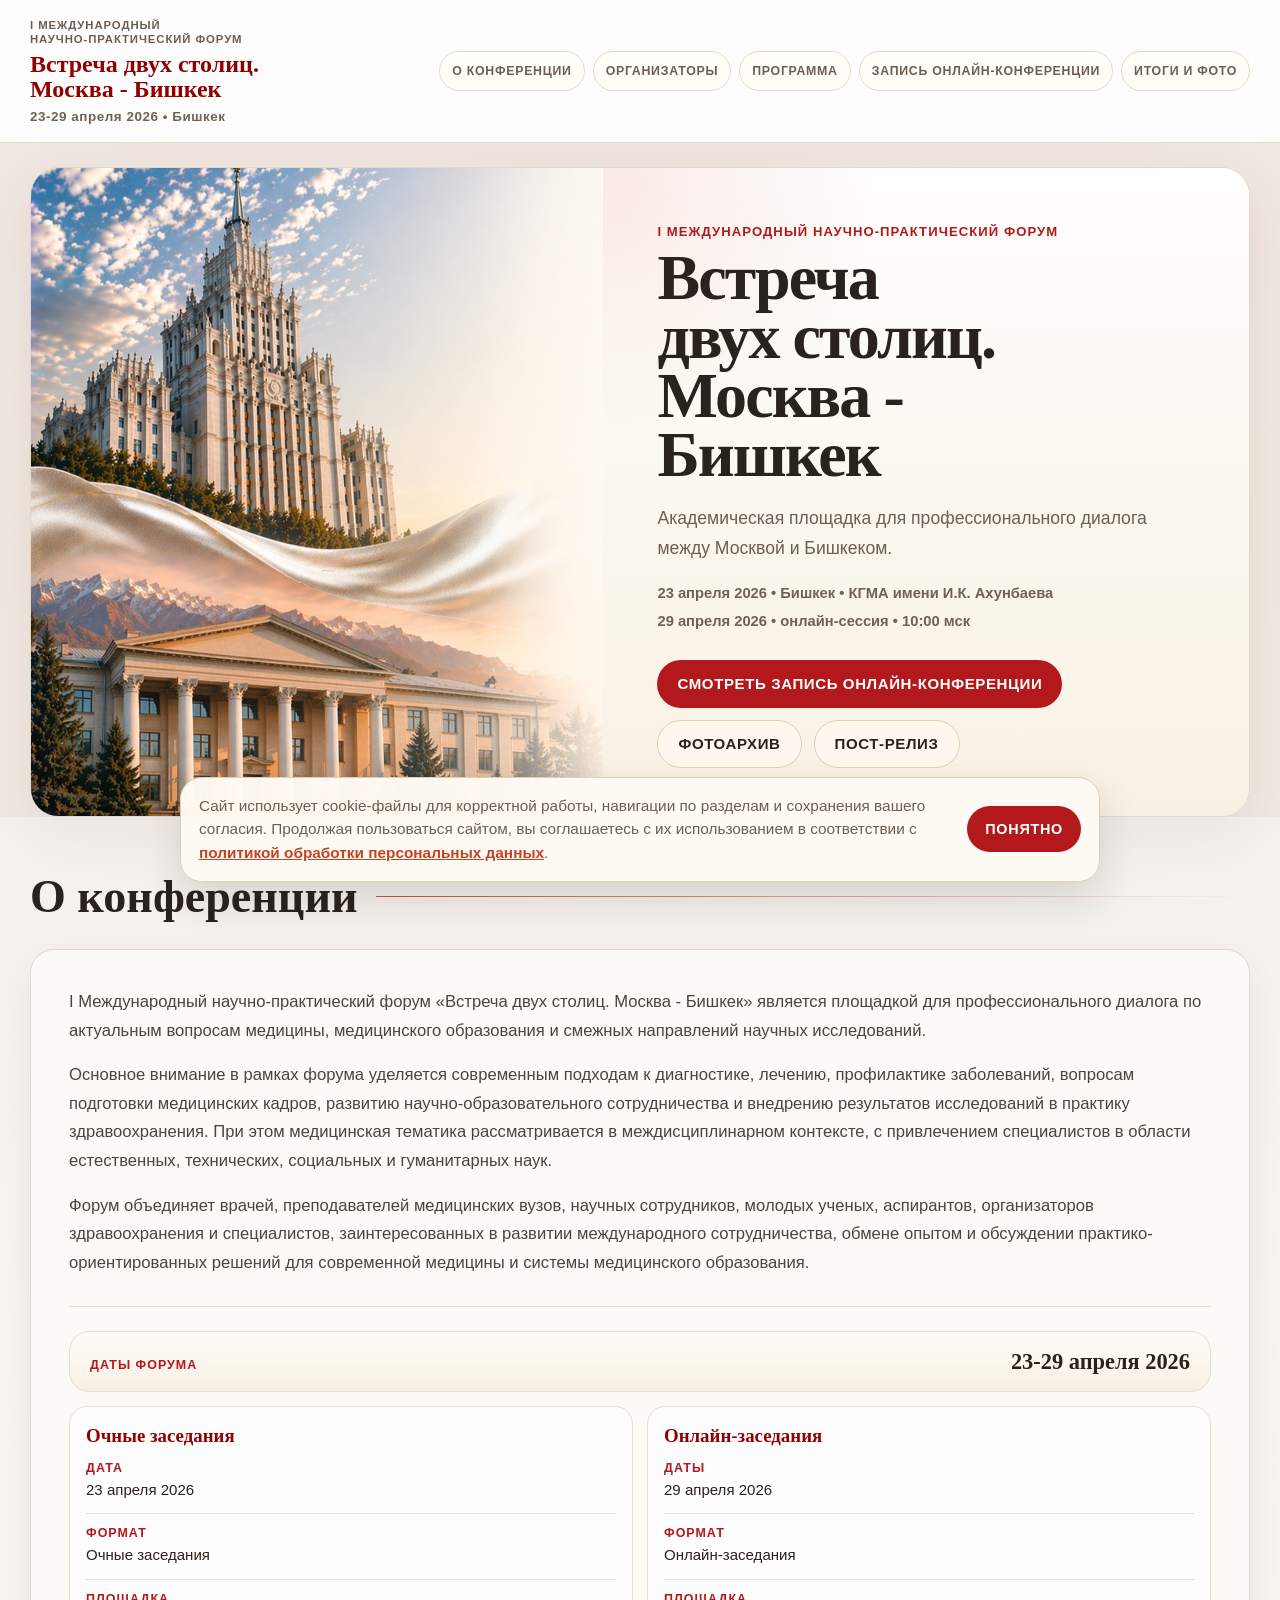
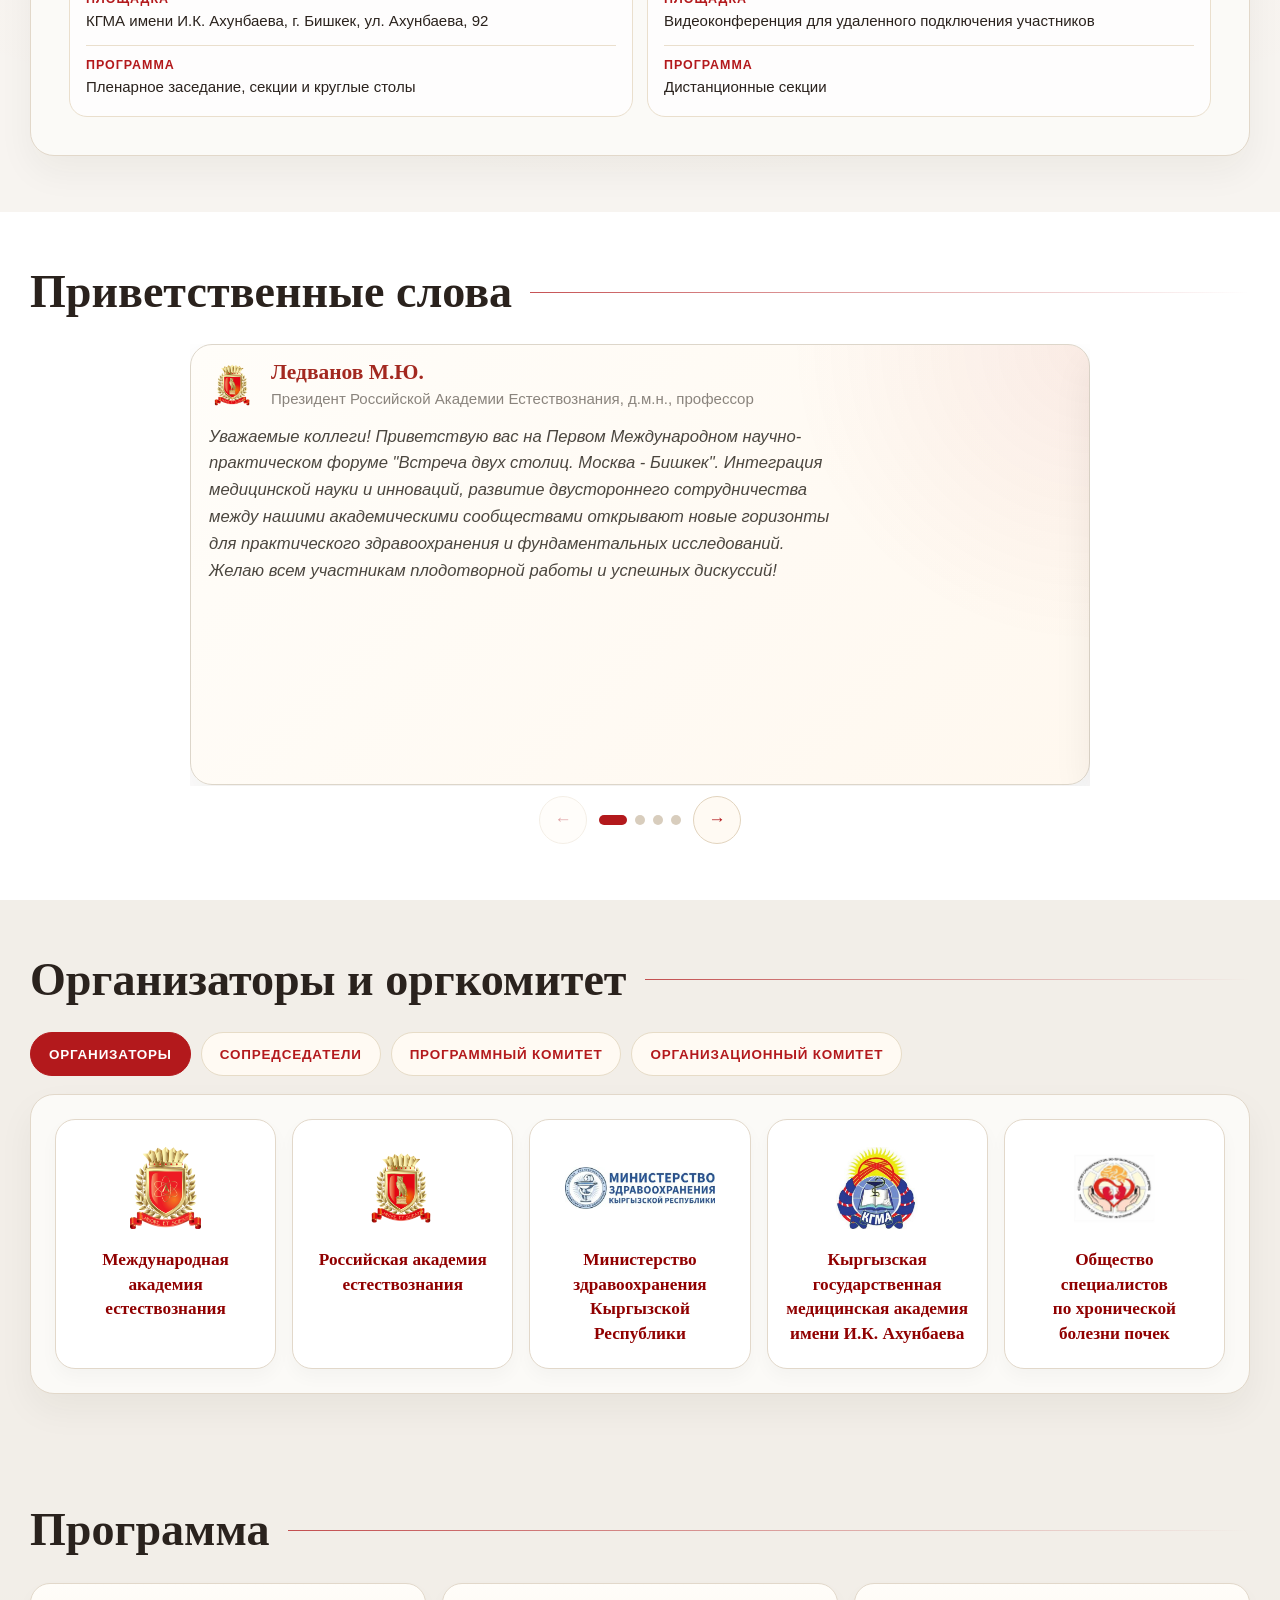
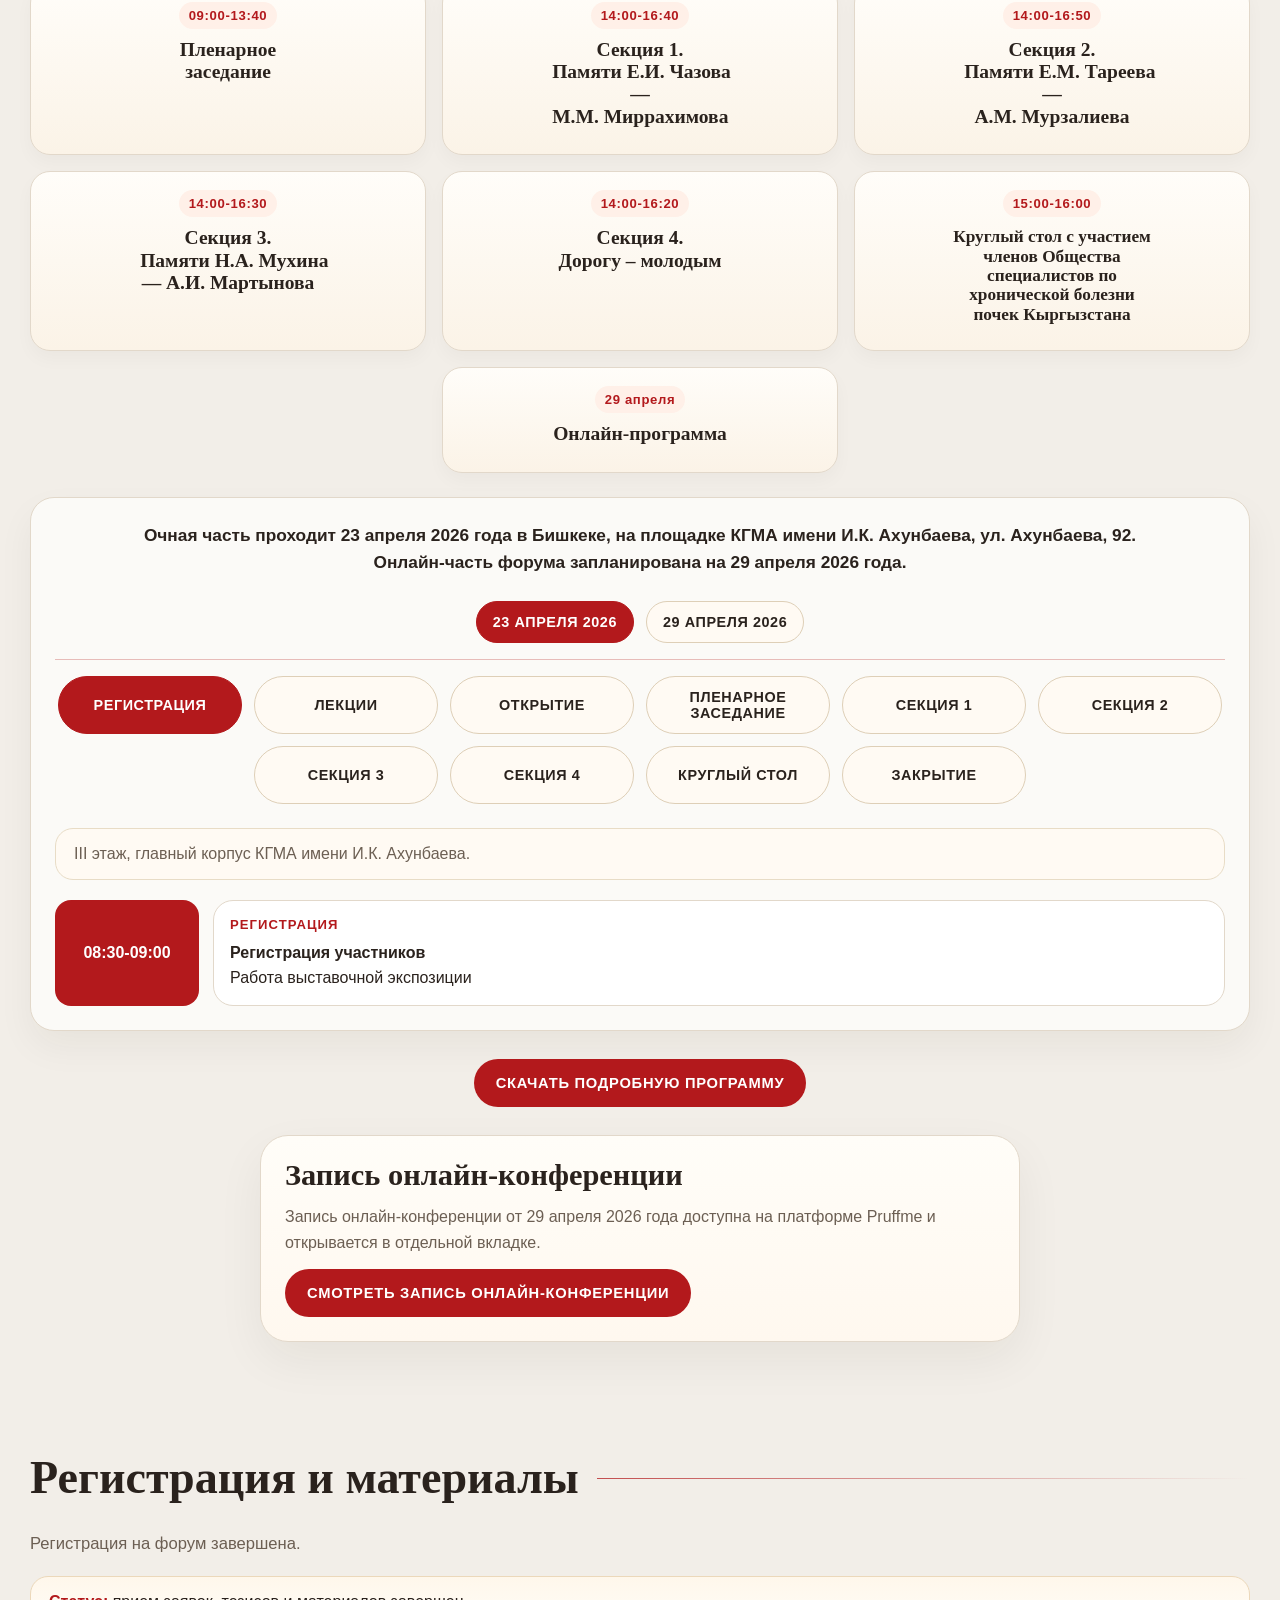
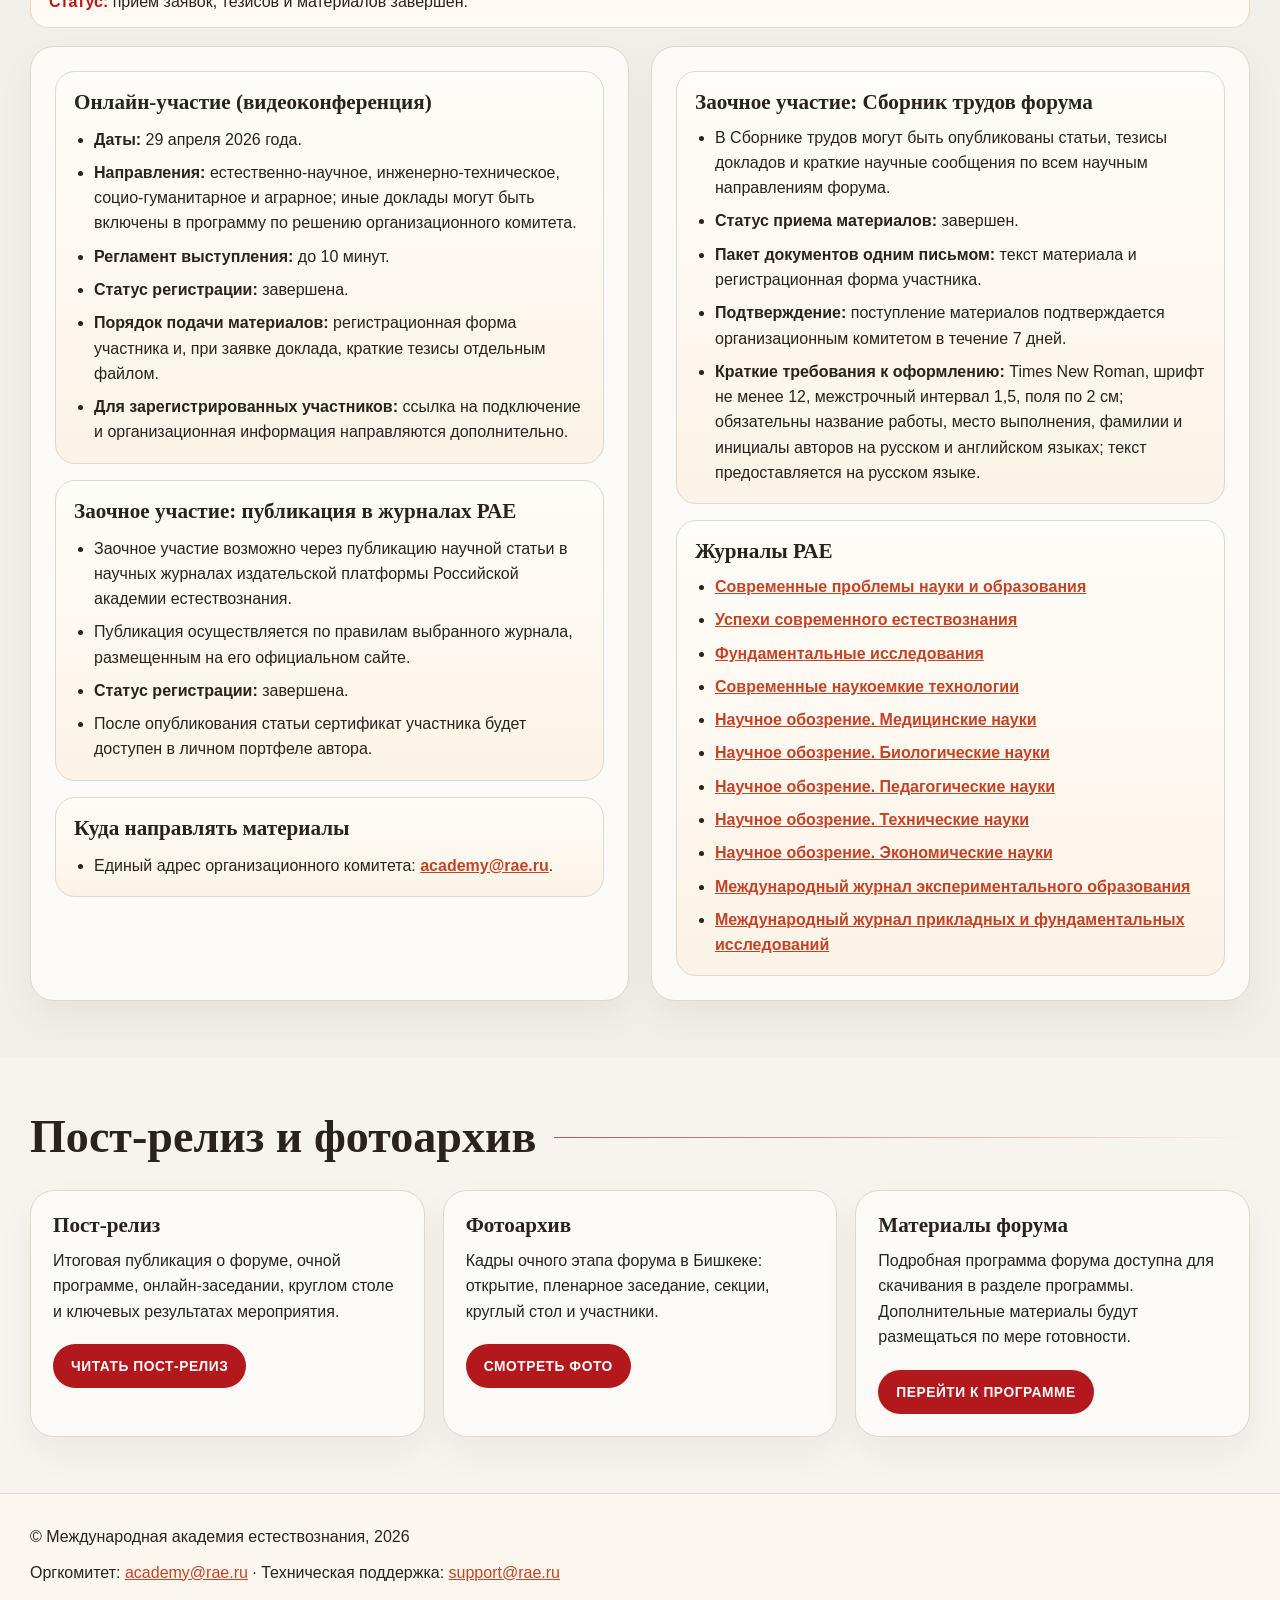
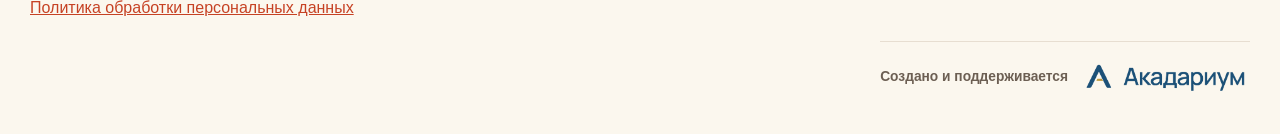
<file: index.html>
<!doctype html>
<html lang="ru">
  <head>
    <meta charset="UTF-8" />
    <meta name="viewport" content="width=device-width, initial-scale=1.0" />
    <title>I Международный форум «Встреча двух столиц. Москва - Бишкек»</title>
    <meta
      name="description"
      content="Сайт I Международного научно-практического форума «Встреча двух столиц. Москва - Бишкек»: программа, запись онлайн-конференции, пост-релиз и фотоархив."
    />
    <meta
      http-equiv="Content-Security-Policy"
      content="default-src 'self'; script-src 'self' 'sha256-loCfsgYGIDAjGyY96d+0NVPyE5cGyREvvEv2RhrcVSM='; style-src 'self' 'unsafe-inline' https://fonts.googleapis.com; font-src 'self' https://fonts.gstatic.com; img-src 'self' data:; connect-src 'self'; object-src 'none'; base-uri 'self'; frame-src https://pruffme.com https://*.pruffme.com; media-src 'self'; form-action 'self' mailto:;"
    />
    <meta name="referrer" content="strict-origin-when-cross-origin" />
    <link rel="canonical" href="https://vstrecha-stolic.ru/" />
    <meta property="og:locale" content="ru_RU" />
    <meta property="og:type" content="website" />
    <meta property="og:title" content="I Международный форум «Встреча двух столиц. Москва - Бишкек»" />
    <meta
      property="og:description"
      content="Программа, запись онлайн-конференции, пост-релиз и фотоархив I Международного научно-практического форума в Бишкеке."
    />
    <meta property="og:url" content="https://vstrecha-stolic.ru/" />
    <meta property="og:site_name" content="Встреча двух столиц. Москва - Бишкек" />
    <meta property="og:image" content="https://vstrecha-stolic.ru/assets/images/forum-hero-banner.jpg" />
    <meta property="og:image:width" content="1800" />
    <meta property="og:image:height" content="1272" />
    <meta property="og:image:alt" content="Коллаж с архитектурными образами Москвы и Бишкека" />
    <meta name="twitter:card" content="summary_large_image" />
    <meta name="twitter:title" content="I Международный форум «Встреча двух столиц. Москва - Бишкек»" />
    <meta
      name="twitter:description"
      content="Программа, запись онлайн-конференции, пост-релиз и фотоархив форума."
    />
    <meta name="twitter:image" content="https://vstrecha-stolic.ru/assets/images/forum-hero-banner.jpg" />
    <meta name="theme-color" content="#b3191c" />
    <link rel="icon" href="assets/images/mae-logo.jpeg" type="image/jpeg" />
    <link rel="preconnect" href="https://fonts.googleapis.com" />
    <link rel="preconnect" href="https://fonts.gstatic.com" crossorigin />
    <link
      href="https://fonts.googleapis.com/css2?family=Inter:wght@400;500;600;700;800&family=Playfair+Display:wght@500;600;700;800&display=swap"
      rel="stylesheet"
    />
    <link rel="stylesheet" href="styles.css?v=20260522-footer-right-edge" />
    <script type="application/ld+json">
      {
        "@context": "https://schema.org",
        "@graph": [
          {
            "@type": "Organization",
            "@id": "https://vstrecha-stolic.ru/#organization",
            "name": "Международная академия естествознания",
            "url": "https://vstrecha-stolic.ru/",
            "email": "academy@rae.ru",
            "logo": {
              "@type": "ImageObject",
              "url": "https://vstrecha-stolic.ru/assets/images/mae-crest.png",
              "width": 2265,
              "height": 2602
            }
          },
          {
            "@type": "WebSite",
            "@id": "https://vstrecha-stolic.ru/#website",
            "name": "Встреча двух столиц. Москва - Бишкек",
            "url": "https://vstrecha-stolic.ru/",
            "inLanguage": "ru-RU",
            "publisher": {
              "@id": "https://vstrecha-stolic.ru/#organization"
            }
          },
          {
            "@type": "ConferenceEvent",
            "@id": "https://vstrecha-stolic.ru/#event",
            "name": "I Международный научно-практический форум «Встреча двух столиц. Москва - Бишкек»",
            "description": "Академическая площадка для профессионального диалога между научными, образовательными и медицинскими сообществами Кыргызстана и России.",
            "startDate": "2026-04-23",
            "endDate": "2026-04-29",
            "eventStatus": "https://schema.org/EventCompleted",
            "eventAttendanceMode": "https://schema.org/MixedEventAttendanceMode",
            "url": "https://vstrecha-stolic.ru/",
            "image": [
              "https://vstrecha-stolic.ru/assets/images/forum-hero-banner.jpg"
            ],
            "location": {
              "@type": "Place",
              "name": "Кыргызская государственная медицинская академия имени И.К. Ахунбаева",
              "address": {
                "@type": "PostalAddress",
                "streetAddress": "ул. Ахунбаева, 92",
                "addressLocality": "Бишкек",
                "addressCountry": "KG"
              }
            },
            "organizer": [
              {
                "@id": "https://vstrecha-stolic.ru/#organization"
              },
              {
                "@type": "Organization",
                "name": "Российская академия естествознания"
              },
              {
                "@type": "Organization",
                "name": "Министерство здравоохранения Кыргызской Республики"
              },
              {
                "@type": "Organization",
                "name": "Кыргызская государственная медицинская академия имени И.К. Ахунбаева"
              },
              {
                "@type": "Organization",
                "name": "Общество специалистов по хронической болезни почек"
              }
            ]
          },
          {
            "@type": "WebPage",
            "@id": "https://vstrecha-stolic.ru/#webpage",
            "url": "https://vstrecha-stolic.ru/",
            "name": "I Международный форум «Встреча двух столиц. Москва - Бишкек»",
            "description": "Сайт форума: программа, запись онлайн-конференции, пост-релиз и фотоархив.",
            "isPartOf": {
              "@id": "https://vstrecha-stolic.ru/#website"
            },
            "about": {
              "@id": "https://vstrecha-stolic.ru/#event"
            },
            "inLanguage": "ru-RU",
            "dateModified": "2026-05-22",
            "primaryImageOfPage": {
              "@type": "ImageObject",
              "url": "https://vstrecha-stolic.ru/assets/images/forum-hero-banner.jpg",
              "width": 1800,
              "height": 1272
            }
          }
        ]
      }
    </script>
  </head>
  <body>
    <div class="layout">
      <header class="site-header">
        <div class="container">
          <div class="site-header__inner">
            <a class="site-brand" href="#top">
              <div>
                <span>I Международный научно-практический&nbsp;форум</span>
                <strong>Встреча двух столиц.<br />Москва - Бишкек</strong>
                <small>23-29 апреля 2026 • Бишкек</small>
              </div>
            </a>
            <nav class="site-nav" aria-label="Основная навигация">
              <a href="#about">О конференции</a>
              <a href="#organizers">Организаторы</a>
              <a href="#program">Программа</a>
              <a href="#online-stream">Запись онлайн-конференции</a>
              <a href="#archive">Итоги и фото</a>
            </nav>
          </div>
        </div>
      </header>

      <main id="top">
        <section class="banner">
          <div class="container">
            <div class="banner-card">
              <div class="banner-card__media">
                <figure class="banner-hero-visual">
                  <img
                    src="assets/images/forum-hero-banner.jpg"
                    width="1800"
                    height="1272"
                    alt="Коллаж с архитектурными образами Москвы и Бишкека"
                    loading="eager"
                    fetchpriority="high"
                    decoding="async"
                  />
                </figure>
              </div>

              <div class="banner-card__content">
                <p class="banner-card__eyebrow">I Международный научно-практический форум</p>
                <h1>Встреча двух столиц. <br />Москва - Бишкек</h1>
                <p class="banner-card__lede">
                  Академическая площадка для профессионального диалога между
                  Москвой и Бишкеком.
                </p>
                <p class="banner-card__meta-line">
                  <span class="banner-card__meta-row">23 апреля 2026 • Бишкек • КГМА имени И.К. Ахунбаева</span>
                  <span class="banner-card__meta-row">29 апреля 2026 • онлайн-сессия • 10:00 мск</span>
                </p>
                <div class="banner-card__actions">
                  <a class="banner-card__action banner-card__action--primary" href="#online-stream">
                    Смотреть запись онлайн-конференции
                  </a>
                  <a class="banner-card__action banner-card__action--secondary" href="photo-archive.html?v=20260506-gallery">
                    Фотоархив
                  </a>
                  <a class="banner-card__action banner-card__action--secondary" href="post-release.html">
                    Пост-релиз
                  </a>
                </div>
              </div>
            </div>
          </div>
        </section>

        <section class="section section--gray" id="about">
          <div class="container">
            <div class="section-title">
              <h2>О конференции</h2>
            </div>

            <div class="about-text">
              <div class="about-text__content">
                <p>
                  I Международный научно-практический форум «Встреча двух столиц. Москва -
                  Бишкек» является площадкой для профессионального диалога по актуальным
                  вопросам медицины, медицинского образования и смежных направлений научных
                  исследований.
                </p>
                <p>
                  Основное внимание в рамках форума уделяется современным подходам к
                  диагностике, лечению, профилактике заболеваний, вопросам подготовки
                  медицинских кадров, развитию научно-образовательного сотрудничества и
                  внедрению результатов исследований в практику здравоохранения. При этом
                  медицинская тематика рассматривается в междисциплинарном контексте, с
                  привлечением специалистов в области естественных, технических, социальных и
                  гуманитарных наук.
                </p>
                <p>
                  Форум объединяет врачей, преподавателей медицинских вузов, научных
                  сотрудников, молодых ученых, аспирантов, организаторов здравоохранения и
                  специалистов, заинтересованных в развитии международного сотрудничества,
                  обмене опытом и обсуждении практико-ориентированных решений для современной
                  медицины и системы медицинского образования.
                </p>
              </div>

              <div class="about-dossier">
                <div class="about-dossier__summary">
                  <span>Даты форума</span>
                  <strong>23-29 апреля 2026</strong>
                </div>
                <div class="about-dossier__parts">
                  <section class="about-dossier__part" aria-labelledby="aboutOfflineTitle">
                    <h3 id="aboutOfflineTitle">Очные заседания</h3>
                    <dl class="about-dossier__list">
                      <div>
                        <dt>Дата</dt>
                        <dd>23 апреля 2026</dd>
                      </div>
                      <div>
                        <dt>Формат</dt>
                        <dd>Очные заседания</dd>
                      </div>
                      <div>
                        <dt>Площадка</dt>
                        <dd>КГМА имени И.К. Ахунбаева, г. Бишкек, ул. Ахунбаева, 92</dd>
                      </div>
                      <div>
                        <dt>Программа</dt>
                        <dd>Пленарное заседание, секции и круглые столы</dd>
                      </div>
                    </dl>
                  </section>
                  <section class="about-dossier__part" aria-labelledby="aboutOnlineTitle">
                    <h3 id="aboutOnlineTitle">Онлайн-заседания</h3>
                    <dl class="about-dossier__list">
                      <div>
                        <dt>Даты</dt>
                        <dd>29 апреля 2026</dd>
                      </div>
                      <div>
                        <dt>Формат</dt>
                        <dd>Онлайн-заседания</dd>
                      </div>
                      <div>
                        <dt>Площадка</dt>
                        <dd>Видеоконференция для удаленного подключения участников</dd>
                      </div>
                      <div>
                        <dt>Программа</dt>
                        <dd>Дистанционные секции</dd>
                      </div>
                    </dl>
                  </section>
                </div>
              </div>
            </div>
          </div>
        </section>

        <section class="section section--white" id="greetings">
          <div class="container">
            <div class="section-title">
              <h2>Приветственные слова</h2>
            </div>

            <div class="greetings-carousel" data-carousel="greetings">
              <div class="greetings-carousel__viewport">
                <div class="greetings-track">
                  <article class="greeting-card greetings-slide">
                    <div class="greeting-card__header">
                      <img src="assets/images/rae-crest.png" alt="Герб Российской академии естествознания" width="2265" height="2601" loading="lazy" />
                      <div>
                        <h3>Ледванов М.Ю.</h3>
                        <p>Президент Российской Академии Естествознания, д.м.н., профессор</p>
                      </div>
                    </div>
                    <p class="greeting-card__body">
                      Уважаемые коллеги! Приветствую вас на Первом Международном
                      научно-практическом форуме "Встреча двух столиц. Москва - Бишкек".
                      Интеграция медицинской науки и инноваций, развитие двустороннего
                      сотрудничества между нашими академическими сообществами открывают новые
                      горизонты для практического здравоохранения и фундаментальных исследований.
                      Желаю всем участникам плодотворной работы и успешных дискуссий!
                    </p>
                  </article>

                  <article class="greeting-card greetings-slide">
                    <div class="greeting-card__header">
                      <img src="assets/images/kgma-logo.jpeg" alt="Кыргызская государственная медицинская академия имени И.К. Ахунбаева" width="320" height="320" loading="lazy" />
                      <div>
                        <h3>Кудайбергенова И.О.</h3>
                        <p>Ректор КГМА им. И.К. Ахунбаева, д.м.н., профессор</p>
                      </div>
                    </div>
                    <p class="greeting-card__body">
                      Дорогие участники форума! Для Кыргызской государственной медицинской
                      академии большая честь принимать столь значимое научное событие. Наш форум
                      предоставляет уникальную платформу для обмена передовым клиническим опытом
                      и обсуждения актуальных вызовов в области медицины. Уверена, что результаты
                      нашей совместной работы внесут существенный вклад в охрану здоровья
                      наших граждан.
                    </p>
                  </article>

                  <article class="greeting-card greetings-slide">
                    <div class="greeting-card__header">
                      <img
                        class="greeting-card__logo--kidney"
                        src="assets/images/kidney-society.png"
                        width="354"
                        height="330"
                        loading="lazy"
                        alt="Логотип Общества специалистов по хронической болезни почек"
                      />
                      <div>
                        <h3>Муркамилов И.Т.</h3>
                        <p>Академик РАЕ, д.м.н., председатель правления Общества специалистов по хронической болезни почек Кыргызстана</p>
                      </div>
                    </div>
                    <p class="greeting-card__body">
                      Уважаемые коллеги! Первый Международный научно-практический форум
                      «Встреча двух столиц. Москва - Бишкек» объединяет научную
                      преемственность, уважение к профессиональному наследию и поддержку
                      новых исследовательских инициатив. Особую содержательность его
                      программе придает сочетание секций памяти, посвященных выдающимся
                      представителям клинической школы, и секции «Дорогу молодым»,
                      ориентированной на развитие молодых исследователей и врачей. Уверен,
                      что этот форум будет служить новым направлениям развития
                      научно-практических исследований в евроазиатском регионе, а
                      заложенная им традиция будет продолжаться, открывая новые горизонты
                      международного сотрудничества. Желаю всем участникам содержательной
                      работы, продуктивных дискуссий и профессионально значимых
                      результатов.
                    </p>
                  </article>

                  <article class="greeting-card greetings-slide">
                    <div class="greeting-card__header">
                      <img src="assets/images/mae-crest.png" alt="Герб Международной академии естествознания" width="2265" height="2602" loading="lazy" />
                      <div>
                        <h3>Бизенков К.А.</h3>
                        <p>Исполнительный директор Международной академии естествознания, профессор РАЕ</p>
                      </div>
                    </div>
                    <p class="greeting-card__body">
                      Уважаемые коллеги! Приветствую участников I Международного
                      научно-практического форума "Встреча двух столиц. Москва - Бишкек".
                      Уверен, что объединение научного потенциала, клинического опыта и
                      образовательных инициатив наших академических сообществ создаст основу
                      для новых совместных проектов, профессиональных контактов и
                      практико-ориентированных решений. Желаю форуму содержательной работы,
                      продуктивного обмена мнениями и дальнейшего укрепления международного
                      сотрудничества.
                    </p>
                  </article>
                </div>
              </div>

              <div class="greetings-carousel__controls" aria-label="Навигация по приветственным словам">
                <button class="greetings-carousel__arrow" type="button" data-carousel-prev aria-label="Предыдущее приветствие">
                  <span aria-hidden="true">←</span>
                </button>
                <div class="greetings-carousel__dots" aria-label="Слайды приветствий"></div>
                <button class="greetings-carousel__arrow" type="button" data-carousel-next aria-label="Следующее приветствие">
                  <span aria-hidden="true">→</span>
                </button>
              </div>
            </div>
          </div>
        </section>

        <section class="section" id="organizers">
          <div class="container">
            <div class="section-title">
              <h2>Организаторы и оргкомитет</h2>
            </div>

            <div class="tab-layout" data-tabs="committee">
              <div class="scroll-wrap" data-scroll-wrapper>
                <div class="scroll-strip">
                  <div class="tab-nav" role="tablist" aria-label="Организаторы и комитеты">
                    <button class="tab-nav__button is-active" type="button" data-tab="orgs">Организаторы</button>
                    <button class="tab-nav__button" type="button" data-tab="co-chairs">Сопредседатели</button>
                    <button class="tab-nav__button" type="button" data-tab="program-committee">Программный комитет</button>
                    <button class="tab-nav__button" type="button" data-tab="org-committee">Организационный комитет</button>
                  </div>
                </div>
                <div class="scroll-controls" aria-label="Прокрутка вкладок">
                  <button class="scroll-controls__button" type="button" data-scroll-direction="prev" aria-label="Прокрутить вкладки влево">
                    <span aria-hidden="true">←</span>
                  </button>
                  <button class="scroll-controls__button" type="button" data-scroll-direction="next" aria-label="Прокрутить вкладки вправо">
                    <span aria-hidden="true">→</span>
                  </button>
                </div>
              </div>

              <div class="tab-content">
                <div class="tab-pane is-active" data-pane="orgs">
                  <div class="org-block">
                    <div class="org-block__org">
                      <div class="org-block__org__img">
                        <img src="assets/images/mae-crest.png" alt="Герб Международной академии естествознания" width="2265" height="2602" loading="lazy" />
                      </div>
                      <p>Международная академия естествознания</p>
                    </div>
                    <div class="org-block__org">
                      <div class="org-block__org__img">
                        <img src="assets/images/rae-crest.png" alt="Герб РАЕ" width="2265" height="2601" loading="lazy" />
                      </div>
                      <p>Российская академия естествознания</p>
                    </div>
                    <div class="org-block__org">
                      <div class="org-block__org__img">
                        <img src="assets/images/minzdrav-kg.jpeg" alt="Министерство здравоохранения Кыргызской Республики" width="480" height="135" loading="lazy" />
                      </div>
                      <p>Министерство здравоохранения Кыргызской Республики</p>
                    </div>
                    <div class="org-block__org">
                      <div class="org-block__org__img">
                        <img src="assets/images/kgma-logo.jpeg" alt="Логотип КГМА" width="320" height="320" loading="lazy" />
                      </div>
                      <p>Кыргызская государственная медицинская академия имени И.К. Ахунбаева</p>
                    </div>
                    <div class="org-block__org">
                      <div class="org-block__org__img">
                        <img src="assets/images/kidney-society.png" alt="Общество специалистов по хронической болезни почек" width="354" height="330" loading="lazy" />
                      </div>
                      <p>Общество специалистов по хронической болезни почек</p>
                    </div>
                  </div>
                </div>

                <div class="tab-pane" data-pane="co-chairs">
                  <div class="person-list person-list--stack">
                    <article class="person-card">
                      <div class="person-card__name">Кудайбергенова И.О.</div>
                      <p class="person-card__meta">
                        Ректор КГМА им. И.К. Ахунбаева, д.м.н., профессор
                      </p>
                    </article>
                    <article class="person-card">
                      <div class="person-card__name">Ледванов М.Ю.</div>
                      <p class="person-card__meta">
                        Президент Российской Академии Естествознания, д.м.н., профессор
                      </p>
                    </article>
                  </div>
                </div>

                <div class="tab-pane" data-pane="program-committee">
                  <div class="person-list" id="programCommitteeList"></div>
                </div>

                <div class="tab-pane" data-pane="org-committee">
                  <div class="person-list" id="orgCommitteeList"></div>
                </div>
              </div>
            </div>
          </div>
        </section>

        <section class="section" id="program">
          <div class="container">
            <div class="section-title">
              <h2>Программа</h2>
            </div>

            <div class="program-overview">
              <article class="program-overview__card">
                <span>09:00-13:40</span>
                <strong>Пленарное заседание</strong>
              </article>
              <article class="program-overview__card">
                <span>14:00-16:40</span>
                <strong>Секция 1.<br />Памяти Е.И.&nbsp;Чазова — М.М.&nbsp;Миррахимова</strong>
              </article>
              <article class="program-overview__card">
                <span>14:00-16:50</span>
                <strong>Секция 2.<br />Памяти Е.М.&nbsp;Тареева — А.М.&nbsp;Мурзалиева</strong>
              </article>
              <article class="program-overview__card">
                <span>14:00-16:30</span>
                <strong>Секция 3.<br />Памяти Н.А.&nbsp;Мухина — А.И.&nbsp;Мартынова</strong>
              </article>
              <article class="program-overview__card">
                <span>14:00-16:20</span>
                <strong>Секция 4.<br />Дорогу&nbsp;&ndash; молодым</strong>
              </article>
              <article class="program-overview__card program-overview__card--roundtable">
                <span>15:00-16:00</span>
                <strong>Круглый стол с участием членов Общества специалистов по хронической болезни почек Кыргызстана</strong>
              </article>
              <article class="program-overview__card">
                <span>29 апреля</span>
                <strong>Онлайн-программа</strong>
              </article>
            </div>

            <div class="program-box">
              <p class="program-notice">
                Очная часть проходит 23 апреля 2026 года в Бишкеке, на площадке КГМА имени И.К. Ахунбаева, ул. Ахунбаева, 92.
                <br>Онлайн-часть форума запланирована на 29 апреля 2026 года.
              </p>

              <div class="scroll-wrap" data-scroll-wrapper>
                <div class="scroll-strip">
                  <div class="program-days" id="programDays" aria-label="Дни программы"></div>
                </div>
              </div>
              <div class="scroll-wrap" data-scroll-wrapper>
                <div class="scroll-strip">
                  <div class="program-halls" id="programHalls" aria-label="Площадки и треки"></div>
                </div>
                <div class="scroll-controls" aria-label="Прокрутка разделов программы">
                  <button class="scroll-controls__button" type="button" data-scroll-direction="prev" aria-label="Прокрутить разделы влево">
                    <span aria-hidden="true">←</span>
                  </button>
                  <button class="scroll-controls__button" type="button" data-scroll-direction="next" aria-label="Прокрутить разделы вправо">
                    <span aria-hidden="true">→</span>
                  </button>
                </div>
              </div>
              <div class="program-content" id="programContent"></div>
            </div>

            <div class="program-download">
              <a href="assets/moskva-bishkek-program-2026-final.pdf" download="Москва-Бишкек_программа_финал.pdf">СКАЧАТЬ ПОДРОБНУЮ ПРОГРАММУ</a>
            </div>

            <div class="stream-card stream-card--compact" id="online-stream">
              <div class="stream-card__intro">
                <h3>Запись онлайн-конференции</h3>
                <p>
                  Запись онлайн-конференции от 29 апреля 2026 года доступна на платформе
                  Pruffme и открывается в отдельной вкладке.
                </p>
                <a
                  class="stream-card__link"
                  href="https://pruffme.com/landing/u4989065/tmp1777895412"
                  target="_blank"
                  rel="noopener noreferrer"
                >
                  СМОТРЕТЬ ЗАПИСЬ ОНЛАЙН-КОНФЕРЕНЦИИ
                </a>
              </div>
            </div>
          </div>
        </section>

        <section class="section" id="registration">
          <div class="container">
            <div class="section-title">
              <h2>Регистрация и материалы</h2>
            </div>
            <p class="registration-lead">
              Регистрация на форум завершена.
            </p>
            <p class="registration-status">
              <strong>Статус:</strong> прием заявок, тезисов и материалов завершен.
            </p>

            <div class="registration-grid">
              <div class="registration-panel">
                <div class="registration-modes">
                  <article class="registration-mode">
                    <h3>Онлайн-участие (видеоконференция)</h3>
                    <ul class="registration-list">
                      <li><strong>Даты:</strong> 29 апреля 2026 года.</li>
                      <li><strong>Направления:</strong> естественно-научное, инженерно-техническое, социо-гуманитарное и аграрное; иные доклады могут быть включены в программу по решению организационного комитета.</li>
                      <li><strong>Регламент выступления:</strong> до 10 минут.</li>
                      <li><strong>Статус регистрации:</strong> завершена.</li>
                      <li><strong>Порядок подачи материалов:</strong> регистрационная форма участника и, при заявке доклада, краткие тезисы отдельным файлом.</li>
                      <li><strong>Для зарегистрированных участников:</strong> ссылка на подключение и организационная информация направляются дополнительно.</li>
                    </ul>
                  </article>

                  <article class="registration-mode">
                    <h3>Заочное участие: публикация в журналах РАЕ</h3>
                    <ul class="registration-list">
                      <li>Заочное участие возможно через публикацию научной статьи в научных журналах издательской платформы Российской академии естествознания.</li>
                      <li>Публикация осуществляется по правилам выбранного журнала, размещенным на его официальном сайте.</li>
                      <li><strong>Статус регистрации:</strong> завершена.</li>
                      <li>После опубликования статьи сертификат участника будет доступен в личном портфеле автора.</li>
                    </ul>
                  </article>

                  <article class="registration-mode">
                    <h3>Куда направлять материалы</h3>
                    <ul class="registration-list">
                      <li>Единый адрес организационного комитета: <a href="mailto:academy@rae.ru">academy@rae.ru</a>.</li>
                    </ul>
                  </article>
                </div>

              </div>

              <div class="contacts-panel">
                <article class="contact-card">
                  <h3>Заочное участие: Сборник трудов форума</h3>
                  <ul class="contact-card__list">
                    <li>В Сборнике трудов могут быть опубликованы статьи, тезисы докладов и краткие научные сообщения по всем научным направлениям форума.</li>
                    <li><strong>Статус приема материалов:</strong> завершен.</li>
                    <li><strong>Пакет документов одним письмом:</strong> текст материала и регистрационная форма участника.</li>
                    <li><strong>Подтверждение:</strong> поступление материалов подтверждается организационным комитетом в течение 7 дней.</li>
                    <li><strong>Краткие требования к оформлению:</strong> Times New Roman, шрифт не менее 12, межстрочный интервал 1,5, поля по 2 см; обязательны название работы, место выполнения, фамилии и инициалы авторов на русском и английском языках; текст предоставляется на русском языке.</li>
                  </ul>
                </article>
                <article class="contact-card">
                  <h3>Журналы РАЕ</h3>
                  <ul class="contact-card__links">
                    <li><a href="https://science-education.ru/" target="_blank" rel="noopener noreferrer">Современные проблемы науки и образования</a></li>
                    <li><a href="https://natural-sciences.ru/ru/" target="_blank" rel="noopener noreferrer">Успехи современного естествознания</a></li>
                    <li><a href="https://fundamental-research.ru/" target="_blank" rel="noopener noreferrer">Фундаментальные исследования</a></li>
                    <li><a href="https://top-technologies.ru/" target="_blank" rel="noopener noreferrer">Современные наукоемкие технологии</a></li>
                    <li><a href="https://science-medicine.ru/" target="_blank" rel="noopener noreferrer">Научное обозрение. Медицинские науки</a></li>
                    <li><a href="https://science-biology.ru/" target="_blank" rel="noopener noreferrer">Научное обозрение. Биологические науки</a></li>
                    <li><a href="https://science-pedagogy.ru/" target="_blank" rel="noopener noreferrer">Научное обозрение. Педагогические науки</a></li>
                    <li><a href="https://science-engineering.ru/" target="_blank" rel="noopener noreferrer">Научное обозрение. Технические науки</a></li>
                    <li><a href="https://science-economy.ru/" target="_blank" rel="noopener noreferrer">Научное обозрение. Экономические науки</a></li>
                    <li><a href="https://expeducation.ru/" target="_blank" rel="noopener noreferrer">Международный журнал экспериментального образования</a></li>
                    <li><a href="https://applied-research.ru/" target="_blank" rel="noopener noreferrer">Международный журнал прикладных и фундаментальных исследований</a></li>
                  </ul>
                </article>
              </div>
            </div>
          </div>
        </section>

        <section class="section section--gray" id="archive">
          <div class="container">
            <div class="section-title">
              <h2>Пост-релиз и фотоархив</h2>
            </div>

            <div class="archive-grid">
              <article class="archive-card">
                <h3>Пост-релиз</h3>
                <p>
                  Итоговая публикация о форуме, очной программе, онлайн-заседании,
                  круглом столе и ключевых результатах мероприятия.
                </p>
                <a class="archive-card__action" href="post-release.html">Читать пост-релиз</a>
              </article>
              <article class="archive-card">
                <h3>Фотоархив</h3>
                <p>
                  Кадры очного этапа форума в Бишкеке: открытие, пленарное заседание,
                  секции, круглый стол и участники.
                </p>
                <a class="archive-card__action" href="photo-archive.html?v=20260506-gallery">Смотреть фото</a>
              </article>
              <article class="archive-card">
                <h3>Материалы форума</h3>
                <p>
                  Подробная программа форума доступна для скачивания в разделе программы.
                  Дополнительные материалы будут размещаться по мере готовности.
                </p>
                <a class="archive-card__action" href="#program">Перейти к программе</a>
              </article>
            </div>

          </div>
        </section>

      </main>

          <footer class="site-footer">
        <div class="container">
          <p>
            &copy; Международная академия естествознания, 2026
          </p>
          <p>
            Оргкомитет:
            <a href="mailto:academy@rae.ru">academy@rae.ru</a>
            · Техническая поддержка:
            <a href="mailto:support@rae.ru">support@rae.ru</a>
          </p>
          <p>
            <a href="privacy-policy.html">Политика обработки персональных данных</a>
          </p>
          <div class="site-footer__credit" aria-label="Создано и поддерживается Акадариум">
            <span>Создано и поддерживается</span>
            <img src="assets/images/acadarium-logo.png" alt="Акадариум" width="4267" height="871" loading="lazy" />
          </div>
        </div>
      </footer>
    </div>

    <script src="script.js?v=20260427-5"></script>
  </body>
</html>
</file>
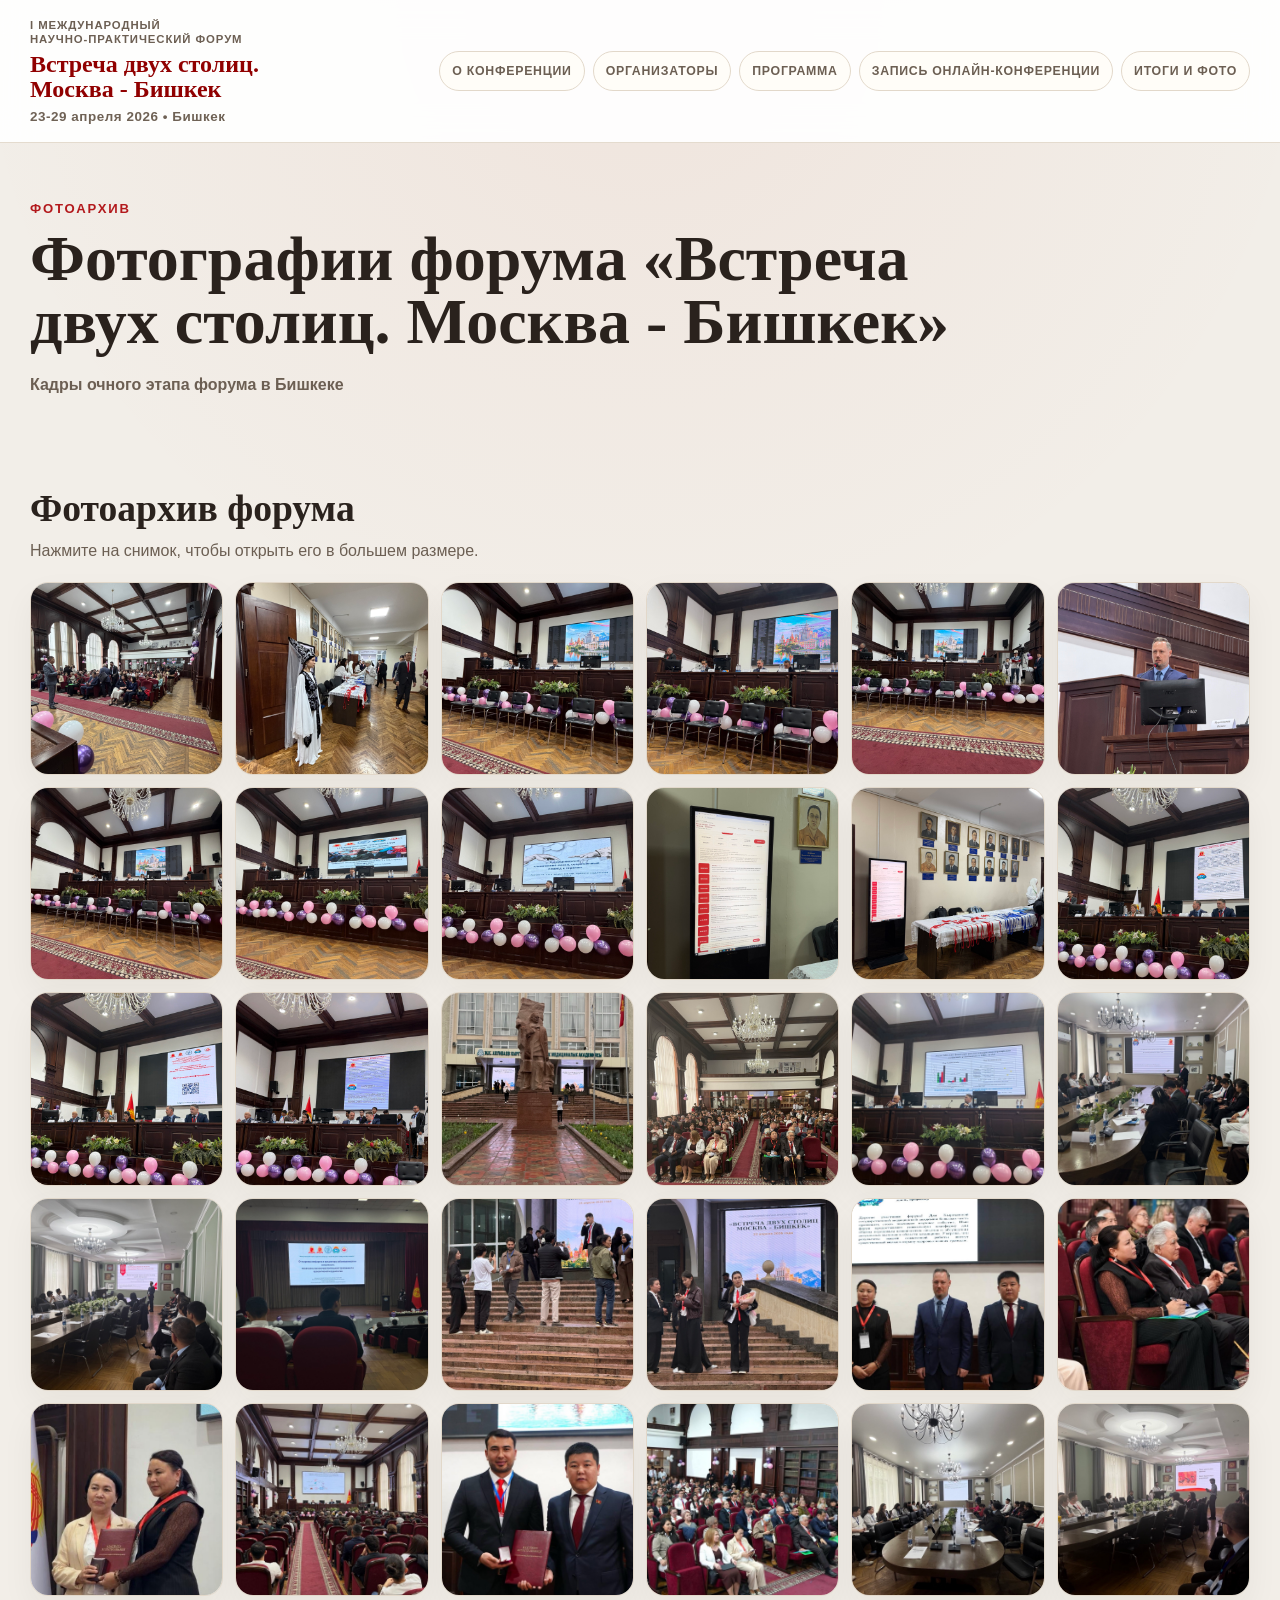
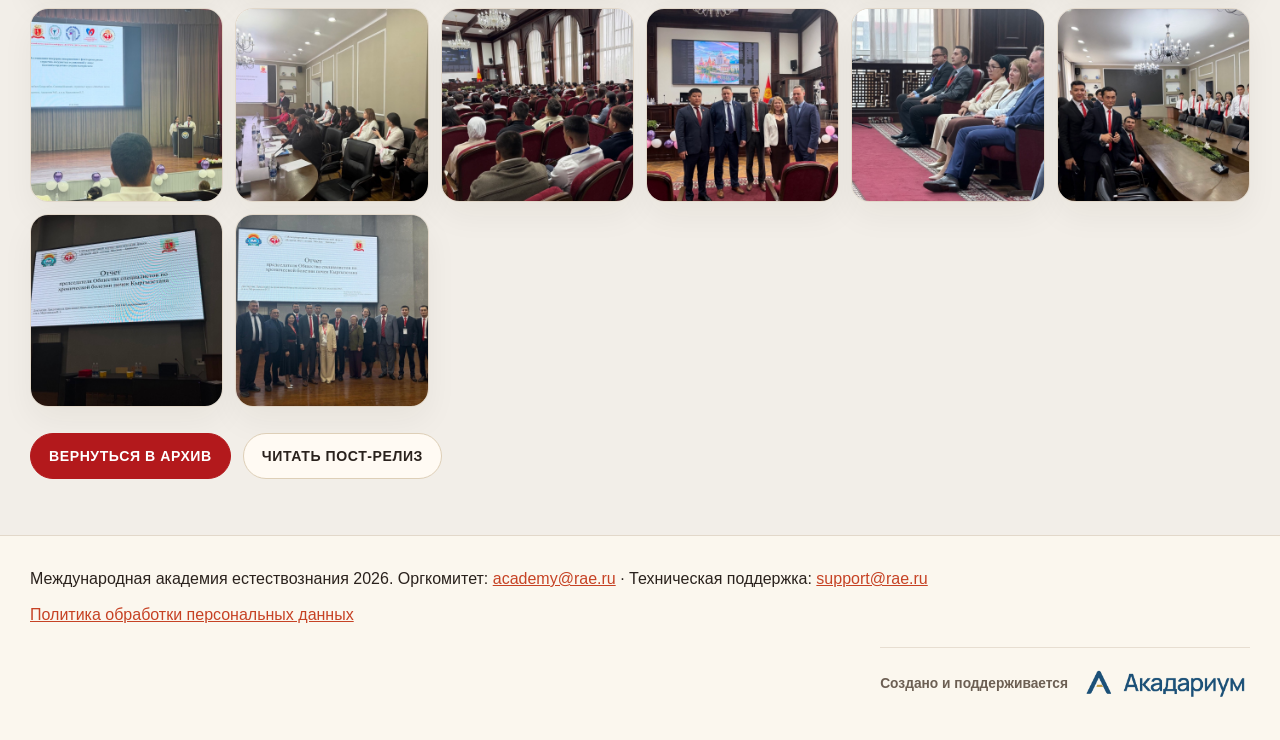
<file: photo-archive.html>
<!doctype html>
<html lang="ru">
  <head>
    <meta charset="UTF-8" />
    <meta name="viewport" content="width=device-width, initial-scale=1.0" />
    <title>Фотоархив форума «Встреча двух столиц. Москва - Бишкек»</title>
    <meta
      name="description"
      content="Фотоархив очного этапа I Международного научно-практического форума «Встреча двух столиц. Москва - Бишкек»: открытие, заседания, секции и участники."
    />
    <meta
      http-equiv="Content-Security-Policy"
      content="default-src 'self'; script-src 'self' 'sha256-TQ6iUAz5Mne1tRk6EV60KMCdp5yBJVNPGz8GVefCdZg='; style-src 'self' 'unsafe-inline' https://fonts.googleapis.com; font-src 'self' https://fonts.gstatic.com; img-src 'self' data:; connect-src 'self'; object-src 'none'; base-uri 'self'; media-src 'self'; form-action 'self' mailto:;"
    />
    <meta name="referrer" content="strict-origin-when-cross-origin" />
    <link rel="canonical" href="https://vstrecha-stolic.ru/photo-archive.html" />
    <meta property="og:locale" content="ru_RU" />
    <meta property="og:type" content="website" />
    <meta property="og:title" content="Фотоархив форума «Встреча двух столиц. Москва - Бишкек»" />
    <meta
      property="og:description"
      content="Фотографии очного этапа форума в Бишкеке: открытие, пленарное заседание, секции, круглый стол и участники."
    />
    <meta property="og:url" content="https://vstrecha-stolic.ru/photo-archive.html" />
    <meta property="og:site_name" content="Встреча двух столиц. Москва - Бишкек" />
    <meta property="og:image" content="https://vstrecha-stolic.ru/assets/photo-archive/photo-38.jpg" />
    <meta property="og:image:width" content="1200" />
    <meta property="og:image:height" content="900" />
    <meta property="og:image:alt" content="Фото очного этапа форума «Встреча двух столиц» в Бишкеке" />
    <meta name="twitter:card" content="summary_large_image" />
    <meta name="twitter:title" content="Фотоархив форума «Встреча двух столиц. Москва - Бишкек»" />
    <meta
      name="twitter:description"
      content="Фотографии очного этапа форума в Бишкеке: открытие, секции, круглый стол и участники."
    />
    <meta name="twitter:image" content="https://vstrecha-stolic.ru/assets/photo-archive/photo-38.jpg" />
    <meta name="theme-color" content="#b3191c" />
    <link rel="icon" href="assets/images/mae-logo.jpeg" type="image/jpeg" />
    <link rel="preconnect" href="https://fonts.googleapis.com" />
    <link rel="preconnect" href="https://fonts.gstatic.com" crossorigin />
    <link
      href="https://fonts.googleapis.com/css2?family=Inter:wght@400;500;600;700;800&family=Playfair+Display:wght@500;600;700;800&display=swap"
      rel="stylesheet"
    />
    <link rel="stylesheet" href="styles.css?v=20260522-footer-right-edge" />
    <script type="application/ld+json">
      {
        "@context": "https://schema.org",
        "@graph": [
          {
            "@type": "Organization",
            "@id": "https://vstrecha-stolic.ru/#organization",
            "name": "Международная академия естествознания",
            "url": "https://vstrecha-stolic.ru/",
            "email": "academy@rae.ru",
            "logo": {
              "@type": "ImageObject",
              "url": "https://vstrecha-stolic.ru/assets/images/mae-crest.png",
              "width": 2265,
              "height": 2602
            }
          },
          {
            "@type": "WebSite",
            "@id": "https://vstrecha-stolic.ru/#website",
            "name": "Встреча двух столиц. Москва - Бишкек",
            "url": "https://vstrecha-stolic.ru/",
            "inLanguage": "ru-RU",
            "publisher": {
              "@id": "https://vstrecha-stolic.ru/#organization"
            }
          },
          {
            "@type": "CollectionPage",
            "@id": "https://vstrecha-stolic.ru/photo-archive.html#webpage",
            "url": "https://vstrecha-stolic.ru/photo-archive.html",
            "name": "Фотоархив форума «Встреча двух столиц. Москва - Бишкек»",
            "description": "Фотографии очного этапа форума в Бишкеке: открытие, пленарное заседание, секции, круглый стол и участники.",
            "isPartOf": {
              "@id": "https://vstrecha-stolic.ru/#website"
            },
            "inLanguage": "ru-RU",
            "datePublished": "2026-05-04",
            "dateModified": "2026-05-22",
            "primaryImageOfPage": {
              "@type": "ImageObject",
              "url": "https://vstrecha-stolic.ru/assets/photo-archive/photo-38.jpg",
              "width": 1200,
              "height": 900
            }
          },
          {
            "@type": "BreadcrumbList",
            "@id": "https://vstrecha-stolic.ru/photo-archive.html#breadcrumb",
            "itemListElement": [
              {
                "@type": "ListItem",
                "position": 1,
                "name": "Главная",
                "item": "https://vstrecha-stolic.ru/"
              },
              {
                "@type": "ListItem",
                "position": 2,
                "name": "Фотоархив",
                "item": "https://vstrecha-stolic.ru/photo-archive.html"
              }
            ]
          }
        ]
      }
    </script>
  </head>
  <body>
    <div class="layout">
      <header class="site-header">
        <div class="container">
          <div class="site-header__inner">
            <a class="site-brand" href="index.html#top">
              <div>
                <span>I Международный научно-практический&nbsp;форум</span>
                <strong>Встреча двух столиц.<br />Москва - Бишкек</strong>
                <small>23-29 апреля 2026 • Бишкек</small>
              </div>
            </a>
            <nav class="site-nav" aria-label="Основная навигация">
              <a href="index.html#about">О конференции</a>
              <a href="index.html#organizers">Организаторы</a>
              <a href="index.html#program">Программа</a>
              <a href="index.html#online-stream">Запись онлайн-конференции</a>
              <a href="index.html#archive">Итоги и фото</a>
            </nav>
          </div>
        </div>
      </header>

      <main>
        <section class="release-hero">
          <div class="container">
            <p class="release-kicker">Фотоархив</p>
            <h1 class="release-title">Фотографии форума «Встреча двух столиц. Москва - Бишкек»</h1>
            <p class="release-meta">Кадры очного этапа форума в Бишкеке</p>
          </div>
        </section>

        <section class="section">
          <div class="container">
            <div class="photo-archive photo-archive--page">
              <div class="photo-archive__header">
                <h2>Фотоархив форума</h2>
                <p>Нажмите на снимок, чтобы открыть его в большем размере.</p>
              </div>
              <div class="photo-gallery">
                <a class="photo-gallery__item" href="assets/photo-archive/photo-01.jpg?v=20260504-fixed" target="_blank" rel="noopener noreferrer">
                  <img src="assets/photo-archive/photo-01.jpg?v=20260504-fixed" alt="Фото очного этапа форума «Встреча двух столиц» в Бишкеке, кадр 1" width="1200" height="1200" loading="lazy" />
                </a>
                <a class="photo-gallery__item" href="assets/photo-archive/photo-02.jpg?v=20260504-fixed" target="_blank" rel="noopener noreferrer">
                  <img src="assets/photo-archive/photo-02.jpg?v=20260504-fixed" alt="Фото очного этапа форума «Встреча двух столиц» в Бишкеке, кадр 2" width="1200" height="1200" loading="lazy" />
                </a>
                <a class="photo-gallery__item" href="assets/photo-archive/photo-03.jpg?v=20260504-fixed" target="_blank" rel="noopener noreferrer">
                  <img src="assets/photo-archive/photo-03.jpg?v=20260504-fixed" alt="Фото очного этапа форума «Встреча двух столиц» в Бишкеке, кадр 3" width="1200" height="1200" loading="lazy" />
                </a>
                <a class="photo-gallery__item" href="assets/photo-archive/photo-04.jpg?v=20260504-fixed" target="_blank" rel="noopener noreferrer">
                  <img src="assets/photo-archive/photo-04.jpg?v=20260504-fixed" alt="Фото очного этапа форума «Встреча двух столиц» в Бишкеке, кадр 4" width="1200" height="1200" loading="lazy" />
                </a>
                <a class="photo-gallery__item" href="assets/photo-archive/photo-05.jpg?v=20260504-fixed" target="_blank" rel="noopener noreferrer">
                  <img src="assets/photo-archive/photo-05.jpg?v=20260504-fixed" alt="Фото очного этапа форума «Встреча двух столиц» в Бишкеке, кадр 5" width="1200" height="1200" loading="lazy" />
                </a>
                <a class="photo-gallery__item" href="assets/photo-archive/photo-06.jpg?v=20260504-fixed" target="_blank" rel="noopener noreferrer">
                  <img src="assets/photo-archive/photo-06.jpg?v=20260504-fixed" alt="Фото очного этапа форума «Встреча двух столиц» в Бишкеке, кадр 6" width="1200" height="1200" loading="lazy" />
                </a>
                <a class="photo-gallery__item" href="assets/photo-archive/photo-07.jpg?v=20260504-fixed" target="_blank" rel="noopener noreferrer">
                  <img src="assets/photo-archive/photo-07.jpg?v=20260504-fixed" alt="Фото очного этапа форума «Встреча двух столиц» в Бишкеке, кадр 7" width="1200" height="1200" loading="lazy" />
                </a>
                <a class="photo-gallery__item" href="assets/photo-archive/photo-08.jpg?v=20260504-fixed" target="_blank" rel="noopener noreferrer">
                  <img src="assets/photo-archive/photo-08.jpg?v=20260504-fixed" alt="Фото очного этапа форума «Встреча двух столиц» в Бишкеке, кадр 8" width="1200" height="1200" loading="lazy" />
                </a>
                <a class="photo-gallery__item" href="assets/photo-archive/photo-09.jpg?v=20260504-fixed" target="_blank" rel="noopener noreferrer">
                  <img src="assets/photo-archive/photo-09.jpg?v=20260504-fixed" alt="Фото очного этапа форума «Встреча двух столиц» в Бишкеке, кадр 9" width="1200" height="1200" loading="lazy" />
                </a>
                <a class="photo-gallery__item" href="assets/photo-archive/photo-10.jpg?v=20260504-fixed" target="_blank" rel="noopener noreferrer">
                  <img src="assets/photo-archive/photo-10.jpg?v=20260504-fixed" alt="Фото очного этапа форума «Встреча двух столиц» в Бишкеке, кадр 10" width="1200" height="1200" loading="lazy" />
                </a>
                <a class="photo-gallery__item" href="assets/photo-archive/photo-11.jpg?v=20260504-fixed" target="_blank" rel="noopener noreferrer">
                  <img src="assets/photo-archive/photo-11.jpg?v=20260504-fixed" alt="Фото очного этапа форума «Встреча двух столиц» в Бишкеке, кадр 11" width="1200" height="1200" loading="lazy" />
                </a>
                <a class="photo-gallery__item" href="assets/photo-archive/photo-12.jpg?v=20260504-fixed" target="_blank" rel="noopener noreferrer">
                  <img src="assets/photo-archive/photo-12.jpg?v=20260504-fixed" alt="Фото очного этапа форума «Встреча двух столиц» в Бишкеке, кадр 12" width="1200" height="1200" loading="lazy" />
                </a>
                <a class="photo-gallery__item" href="assets/photo-archive/photo-13.jpg?v=20260504-fixed" target="_blank" rel="noopener noreferrer">
                  <img src="assets/photo-archive/photo-13.jpg?v=20260504-fixed" alt="Фото очного этапа форума «Встреча двух столиц» в Бишкеке, кадр 13" width="1200" height="1200" loading="lazy" />
                </a>
                <a class="photo-gallery__item" href="assets/photo-archive/photo-14.jpg?v=20260504-fixed" target="_blank" rel="noopener noreferrer">
                  <img src="assets/photo-archive/photo-14.jpg?v=20260504-fixed" alt="Фото очного этапа форума «Встреча двух столиц» в Бишкеке, кадр 14" width="1200" height="1200" loading="lazy" />
                </a>
                <a class="photo-gallery__item" href="assets/photo-archive/photo-15.jpg?v=20260504-fixed" target="_blank" rel="noopener noreferrer">
                  <img src="assets/photo-archive/photo-15.jpg?v=20260504-fixed" alt="Фото очного этапа форума «Встреча двух столиц» в Бишкеке, кадр 15" width="1200" height="1200" loading="lazy" />
                </a>
                <a class="photo-gallery__item" href="assets/photo-archive/photo-16.jpg?v=20260504-fixed" target="_blank" rel="noopener noreferrer">
                  <img src="assets/photo-archive/photo-16.jpg?v=20260504-fixed" alt="Фото очного этапа форума «Встреча двух столиц» в Бишкеке, кадр 16" width="1200" height="1200" loading="lazy" />
                </a>
                <a class="photo-gallery__item" href="assets/photo-archive/photo-17.jpg?v=20260504-fixed" target="_blank" rel="noopener noreferrer">
                  <img src="assets/photo-archive/photo-17.jpg?v=20260504-fixed" alt="Фото очного этапа форума «Встреча двух столиц» в Бишкеке, кадр 17" width="1200" height="1200" loading="lazy" />
                </a>
                <a class="photo-gallery__item" href="assets/photo-archive/photo-18.jpg?v=20260504-fixed" target="_blank" rel="noopener noreferrer">
                  <img src="assets/photo-archive/photo-18.jpg?v=20260504-fixed" alt="Фото очного этапа форума «Встреча двух столиц» в Бишкеке, кадр 18" width="1200" height="1200" loading="lazy" />
                </a>
                <a class="photo-gallery__item" href="assets/photo-archive/photo-19.jpg?v=20260504-fixed" target="_blank" rel="noopener noreferrer">
                  <img src="assets/photo-archive/photo-19.jpg?v=20260504-fixed" alt="Фото очного этапа форума «Встреча двух столиц» в Бишкеке, кадр 19" width="1200" height="1200" loading="lazy" />
                </a>
                <a class="photo-gallery__item" href="assets/photo-archive/photo-20.jpg?v=20260504-fixed" target="_blank" rel="noopener noreferrer">
                  <img src="assets/photo-archive/photo-20.jpg?v=20260504-fixed" alt="Фото очного этапа форума «Встреча двух столиц» в Бишкеке, кадр 20" width="1200" height="1200" loading="lazy" />
                </a>
                <a class="photo-gallery__item" href="assets/photo-archive/photo-21.jpg?v=20260504-fixed" target="_blank" rel="noopener noreferrer">
                  <img src="assets/photo-archive/photo-21.jpg?v=20260504-fixed" alt="Фото очного этапа форума «Встреча двух столиц» в Бишкеке, кадр 21" width="1200" height="1200" loading="lazy" />
                </a>
                <a class="photo-gallery__item" href="assets/photo-archive/photo-22.jpg?v=20260504-fixed" target="_blank" rel="noopener noreferrer">
                  <img src="assets/photo-archive/photo-22.jpg?v=20260504-fixed" alt="Фото очного этапа форума «Встреча двух столиц» в Бишкеке, кадр 22" width="1200" height="1200" loading="lazy" />
                </a>
                <a class="photo-gallery__item" href="assets/photo-archive/photo-23.jpg?v=20260504-fixed" target="_blank" rel="noopener noreferrer">
                  <img src="assets/photo-archive/photo-23.jpg?v=20260504-fixed" alt="Фото очного этапа форума «Встреча двух столиц» в Бишкеке, кадр 23" width="1200" height="1200" loading="lazy" />
                </a>
                <a class="photo-gallery__item" href="assets/photo-archive/photo-24.jpg?v=20260504-fixed" target="_blank" rel="noopener noreferrer">
                  <img src="assets/photo-archive/photo-24.jpg?v=20260504-fixed" alt="Фото очного этапа форума «Встреча двух столиц» в Бишкеке, кадр 24" width="1200" height="1200" loading="lazy" />
                </a>
                <a class="photo-gallery__item" href="assets/photo-archive/photo-25.jpg?v=20260504-fixed" target="_blank" rel="noopener noreferrer">
                  <img src="assets/photo-archive/photo-25.jpg?v=20260504-fixed" alt="Фото очного этапа форума «Встреча двух столиц» в Бишкеке, кадр 25" width="1200" height="1200" loading="lazy" />
                </a>
                <a class="photo-gallery__item" href="assets/photo-archive/photo-26.jpg?v=20260504-fixed" target="_blank" rel="noopener noreferrer">
                  <img src="assets/photo-archive/photo-26.jpg?v=20260504-fixed" alt="Фото очного этапа форума «Встреча двух столиц» в Бишкеке, кадр 26" width="1200" height="1200" loading="lazy" />
                </a>
                <a class="photo-gallery__item" href="assets/photo-archive/photo-27.jpg?v=20260504-fixed" target="_blank" rel="noopener noreferrer">
                  <img src="assets/photo-archive/photo-27.jpg?v=20260504-fixed" alt="Фото очного этапа форума «Встреча двух столиц» в Бишкеке, кадр 27" width="1200" height="1200" loading="lazy" />
                </a>
                <a class="photo-gallery__item" href="assets/photo-archive/photo-28.jpg?v=20260504-fixed" target="_blank" rel="noopener noreferrer">
                  <img src="assets/photo-archive/photo-28.jpg?v=20260504-fixed" alt="Фото очного этапа форума «Встреча двух столиц» в Бишкеке, кадр 28" width="1200" height="1200" loading="lazy" />
                </a>
                <a class="photo-gallery__item" href="assets/photo-archive/photo-29.jpg?v=20260504-fixed" target="_blank" rel="noopener noreferrer">
                  <img src="assets/photo-archive/photo-29.jpg?v=20260504-fixed" alt="Фото очного этапа форума «Встреча двух столиц» в Бишкеке, кадр 29" width="1200" height="1200" loading="lazy" />
                </a>
                <a class="photo-gallery__item" href="assets/photo-archive/photo-30.jpg?v=20260504-fixed" target="_blank" rel="noopener noreferrer">
                  <img src="assets/photo-archive/photo-30.jpg?v=20260504-fixed" alt="Фото очного этапа форума «Встреча двух столиц» в Бишкеке, кадр 30" width="1200" height="1200" loading="lazy" />
                </a>
                <a class="photo-gallery__item" href="assets/photo-archive/photo-31.jpg?v=20260504-fixed" target="_blank" rel="noopener noreferrer">
                  <img src="assets/photo-archive/photo-31.jpg?v=20260504-fixed" alt="Фото очного этапа форума «Встреча двух столиц» в Бишкеке, кадр 31" width="1200" height="1200" loading="lazy" />
                </a>
                <a class="photo-gallery__item" href="assets/photo-archive/photo-32.jpg?v=20260504-fixed" target="_blank" rel="noopener noreferrer">
                  <img src="assets/photo-archive/photo-32.jpg?v=20260504-fixed" alt="Фото очного этапа форума «Встреча двух столиц» в Бишкеке, кадр 32" width="1200" height="1200" loading="lazy" />
                </a>
                <a class="photo-gallery__item" href="assets/photo-archive/photo-33.jpg?v=20260504-fixed" target="_blank" rel="noopener noreferrer">
                  <img src="assets/photo-archive/photo-33.jpg?v=20260504-fixed" alt="Фото очного этапа форума «Встреча двух столиц» в Бишкеке, кадр 33" width="1200" height="1200" loading="lazy" />
                </a>
                <a class="photo-gallery__item" href="assets/photo-archive/photo-34.jpg?v=20260504-fixed" target="_blank" rel="noopener noreferrer">
                  <img src="assets/photo-archive/photo-34.jpg?v=20260504-fixed" alt="Фото очного этапа форума «Встреча двух столиц» в Бишкеке, кадр 34" width="1200" height="1200" loading="lazy" />
                </a>
                <a class="photo-gallery__item" href="assets/photo-archive/photo-35.jpg?v=20260504-fixed" target="_blank" rel="noopener noreferrer">
                  <img src="assets/photo-archive/photo-35.jpg?v=20260504-fixed" alt="Фото очного этапа форума «Встреча двух столиц» в Бишкеке, кадр 35" width="1200" height="1200" loading="lazy" />
                </a>
                <a class="photo-gallery__item" href="assets/photo-archive/photo-36.jpg?v=20260504-fixed" target="_blank" rel="noopener noreferrer">
                  <img src="assets/photo-archive/photo-36.jpg?v=20260504-fixed" alt="Фото очного этапа форума «Встреча двух столиц» в Бишкеке, кадр 36" width="1200" height="1200" loading="lazy" />
                </a>
                <a class="photo-gallery__item" href="assets/photo-archive/photo-37.jpg?v=20260504-fixed" target="_blank" rel="noopener noreferrer">
                  <img src="assets/photo-archive/photo-37.jpg?v=20260504-fixed" alt="Фото очного этапа форума «Встреча двух столиц» в Бишкеке, кадр 37" width="1200" height="1200" loading="lazy" />
                </a>
                <a class="photo-gallery__item" href="assets/photo-archive/photo-38.jpg?v=20260506-gallery" target="_blank" rel="noopener noreferrer">
                  <img src="assets/photo-archive/photo-38.jpg?v=20260506-gallery" alt="Фото очного этапа форума «Встреча двух столиц» в Бишкеке, кадр 38" width="1200" height="900" loading="lazy" />
                </a>
              </div>
              <div class="release-actions">
                <a href="index.html#archive">Вернуться в архив</a>
                <a href="post-release.html">Читать пост-релиз</a>
              </div>
            </div>
          </div>
        </section>
      </main>

      <footer class="site-footer">
        <div class="container">
          <p>
            Международная академия естествознания 2026. Оргкомитет:
            <a href="mailto:academy@rae.ru">academy@rae.ru</a>
            · Техническая поддержка:
            <a href="mailto:support@rae.ru">support@rae.ru</a>
          </p>
          <p>
            <a href="privacy-policy.html">Политика обработки персональных данных</a>
          </p>
          <div class="site-footer__credit" aria-label="Создано и поддерживается Акадариум">
            <span>Создано и поддерживается</span>
            <img src="assets/images/acadarium-logo.png" alt="Акадариум" width="4267" height="871" loading="lazy" />
          </div>
        </div>
      </footer>
    </div>
  </body>
</html>
</file>
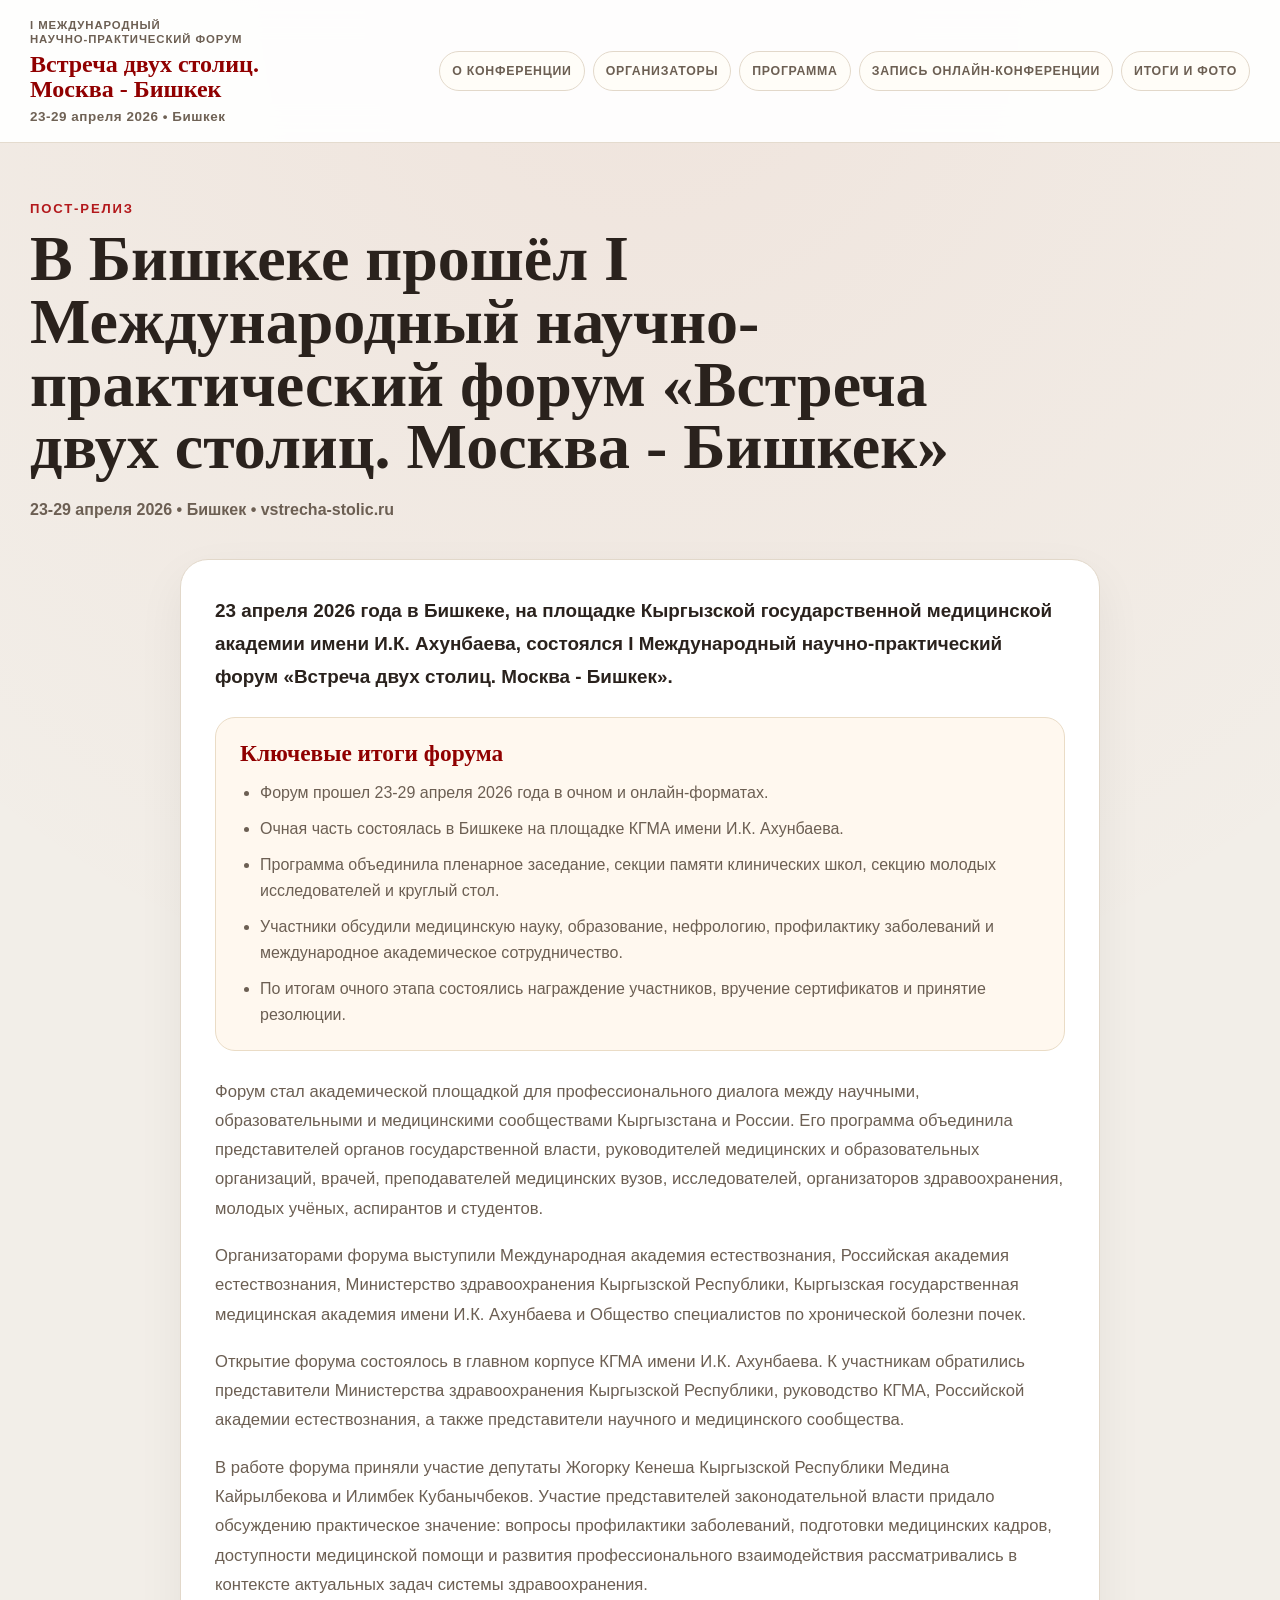
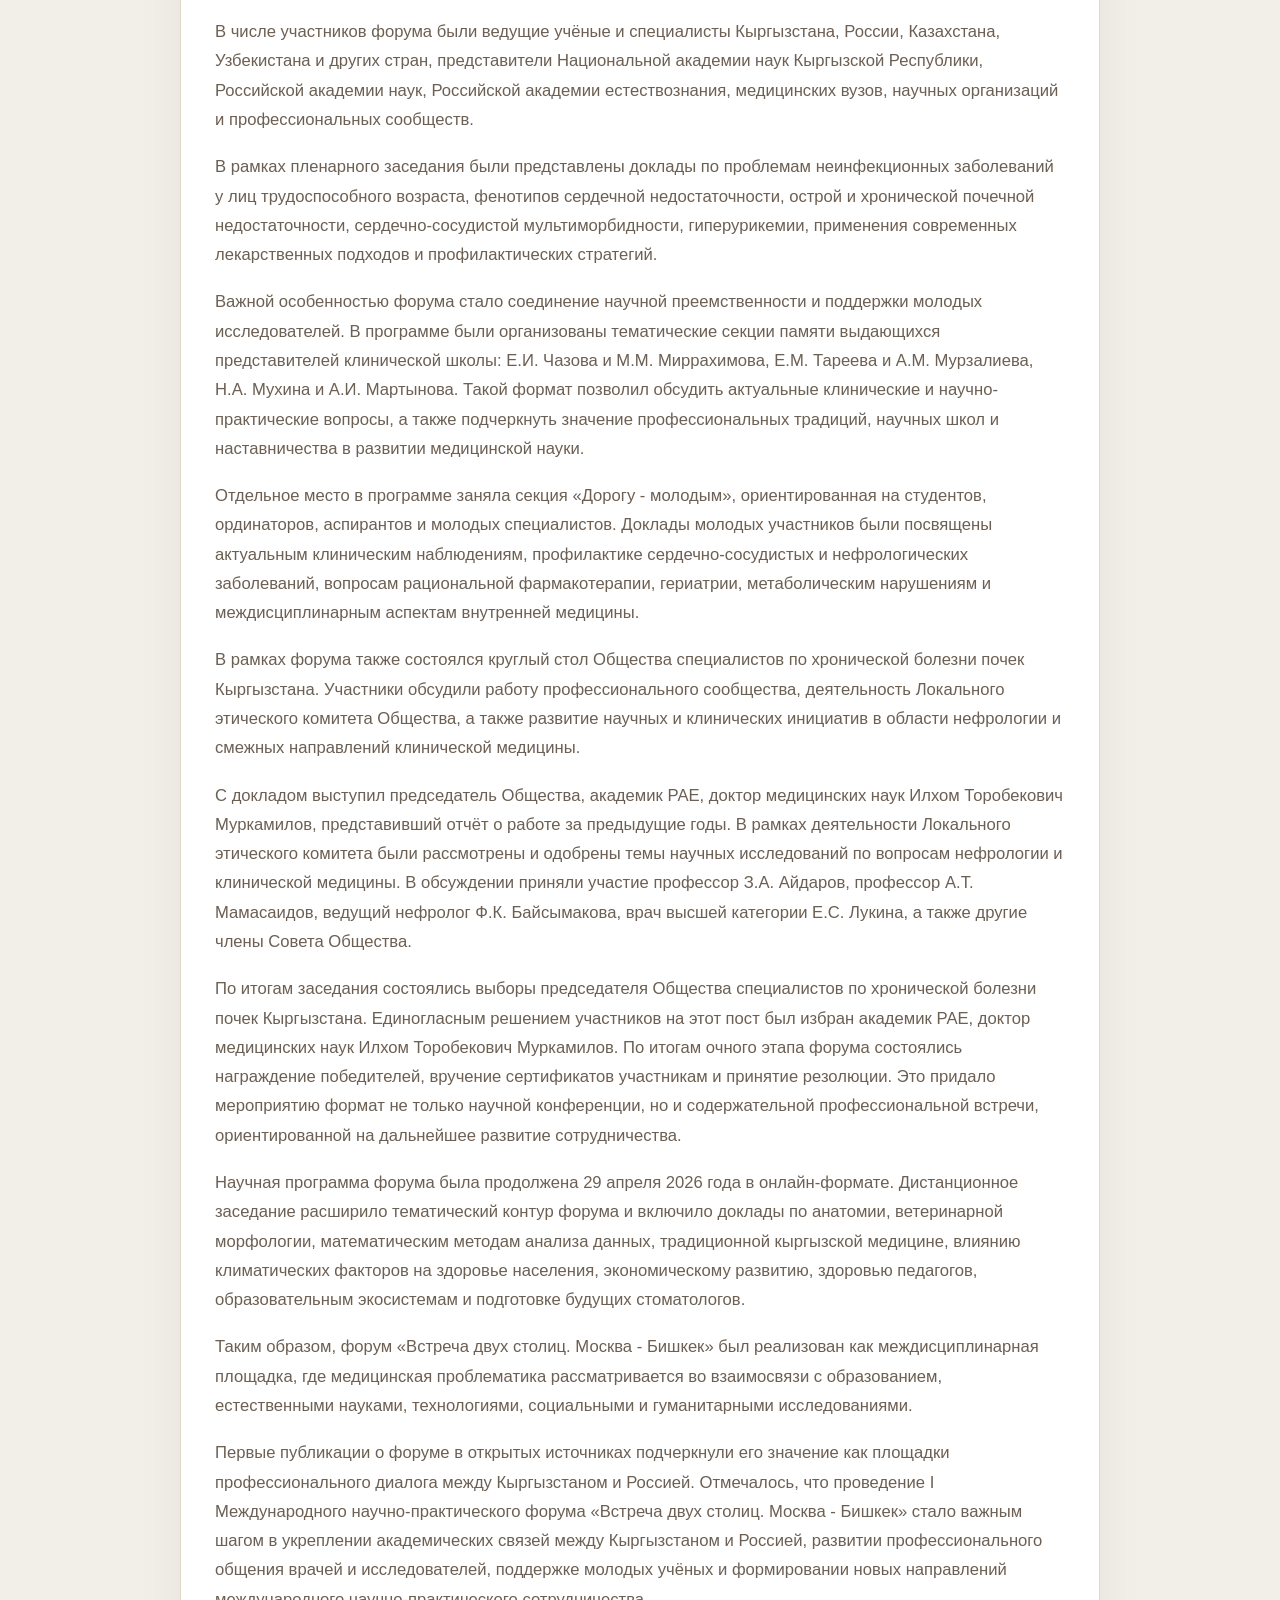
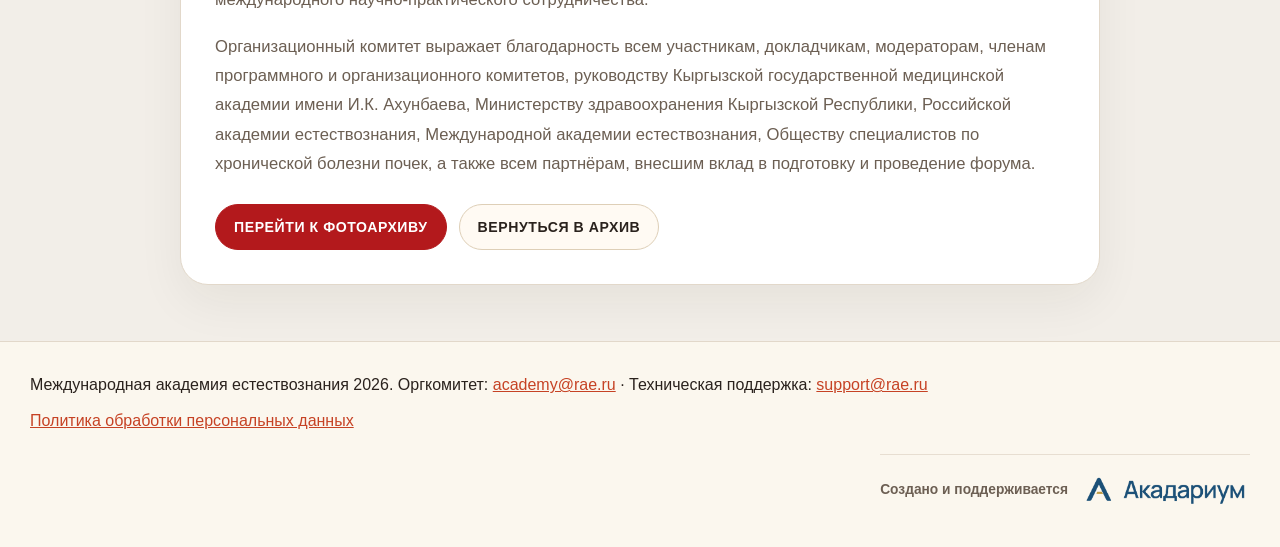
<file: post-release.html>
<!doctype html>
<html lang="ru">
  <head>
    <meta charset="UTF-8" />
    <meta name="viewport" content="width=device-width, initial-scale=1.0" />
    <title>Пост-релиз форума «Встреча двух столиц. Москва - Бишкек»</title>
    <meta
      name="description"
      content="Пост-релиз I Международного научно-практического форума «Встреча двух столиц. Москва - Бишкек», прошедшего в Бишкеке на площадке КГМА имени И.К. Ахунбаева."
    />
    <meta
      http-equiv="Content-Security-Policy"
      content="default-src 'self'; script-src 'self' 'sha256-rmT5d+dJ09JF+wFWncZsEkhrX+cT/PJzI+RN3ltonfg='; style-src 'self' 'unsafe-inline' https://fonts.googleapis.com; font-src 'self' https://fonts.gstatic.com; img-src 'self' data:; connect-src 'self'; object-src 'none'; base-uri 'self'; frame-src https://pruffme.com https://*.pruffme.com; media-src 'self'; form-action 'self' mailto:;"
    />
    <meta name="referrer" content="strict-origin-when-cross-origin" />
    <link rel="canonical" href="https://vstrecha-stolic.ru/post-release.html" />
    <meta property="og:locale" content="ru_RU" />
    <meta property="og:type" content="article" />
    <meta property="og:title" content="Пост-релиз форума «Встреча двух столиц. Москва - Бишкек»" />
    <meta
      property="og:description"
      content="Итоги I Международного научно-практического форума в Бишкеке: очная программа, онлайн-заседание, круглый стол и ключевые результаты."
    />
    <meta property="og:url" content="https://vstrecha-stolic.ru/post-release.html" />
    <meta property="og:site_name" content="Встреча двух столиц. Москва - Бишкек" />
    <meta property="og:image" content="https://vstrecha-stolic.ru/assets/images/forum-hero-banner.jpg" />
    <meta property="og:image:width" content="1800" />
    <meta property="og:image:height" content="1272" />
    <meta property="og:image:alt" content="Коллаж с архитектурными образами Москвы и Бишкека" />
    <meta property="article:published_time" content="2026-05-04" />
    <meta property="article:modified_time" content="2026-05-22" />
    <meta name="twitter:card" content="summary_large_image" />
    <meta name="twitter:title" content="Пост-релиз форума «Встреча двух столиц. Москва - Бишкек»" />
    <meta
      name="twitter:description"
      content="Итоги форума в Бишкеке: очная программа, онлайн-заседание, круглый стол и ключевые результаты."
    />
    <meta name="twitter:image" content="https://vstrecha-stolic.ru/assets/images/forum-hero-banner.jpg" />
    <meta name="theme-color" content="#b3191c" />
    <link rel="icon" href="assets/images/mae-logo.jpeg" type="image/jpeg" />
    <link rel="preconnect" href="https://fonts.googleapis.com" />
    <link rel="preconnect" href="https://fonts.gstatic.com" crossorigin />
    <link
      href="https://fonts.googleapis.com/css2?family=Inter:wght@400;500;600;700;800&family=Playfair+Display:wght@500;600;700;800&display=swap"
      rel="stylesheet"
    />
    <link rel="stylesheet" href="styles.css?v=20260522-footer-right-edge" />
    <script type="application/ld+json">
      {
        "@context": "https://schema.org",
        "@graph": [
          {
            "@type": "Organization",
            "@id": "https://vstrecha-stolic.ru/#organization",
            "name": "Международная академия естествознания",
            "url": "https://vstrecha-stolic.ru/",
            "email": "academy@rae.ru",
            "logo": {
              "@type": "ImageObject",
              "url": "https://vstrecha-stolic.ru/assets/images/mae-crest.png",
              "width": 2265,
              "height": 2602
            }
          },
          {
            "@type": "WebSite",
            "@id": "https://vstrecha-stolic.ru/#website",
            "name": "Встреча двух столиц. Москва - Бишкек",
            "url": "https://vstrecha-stolic.ru/",
            "inLanguage": "ru-RU",
            "publisher": {
              "@id": "https://vstrecha-stolic.ru/#organization"
            }
          },
          {
            "@type": "WebPage",
            "@id": "https://vstrecha-stolic.ru/post-release.html#webpage",
            "url": "https://vstrecha-stolic.ru/post-release.html",
            "name": "Пост-релиз форума «Встреча двух столиц. Москва - Бишкек»",
            "description": "Пост-релиз I Международного научно-практического форума «Встреча двух столиц. Москва - Бишкек», прошедшего в Бишкеке.",
            "isPartOf": {
              "@id": "https://vstrecha-stolic.ru/#website"
            },
            "inLanguage": "ru-RU",
            "datePublished": "2026-05-04",
            "dateModified": "2026-05-22",
            "primaryImageOfPage": {
              "@type": "ImageObject",
              "url": "https://vstrecha-stolic.ru/assets/images/forum-hero-banner.jpg",
              "width": 1800,
              "height": 1272
            }
          },
          {
            "@type": "Article",
            "@id": "https://vstrecha-stolic.ru/post-release.html#article",
            "mainEntityOfPage": {
              "@id": "https://vstrecha-stolic.ru/post-release.html#webpage"
            },
            "headline": "В Бишкеке прошёл I Международный научно-практический форум «Встреча двух столиц. Москва - Бишкек»",
            "description": "Итоги форума: очная программа, онлайн-заседание, круглый стол Общества специалистов по хронической болезни почек и ключевые результаты мероприятия.",
            "image": [
              "https://vstrecha-stolic.ru/assets/images/forum-hero-banner.jpg"
            ],
            "author": {
              "@id": "https://vstrecha-stolic.ru/#organization"
            },
            "publisher": {
              "@id": "https://vstrecha-stolic.ru/#organization"
            },
            "datePublished": "2026-05-04",
            "dateModified": "2026-05-22",
            "inLanguage": "ru-RU"
          },
          {
            "@type": "BreadcrumbList",
            "@id": "https://vstrecha-stolic.ru/post-release.html#breadcrumb",
            "itemListElement": [
              {
                "@type": "ListItem",
                "position": 1,
                "name": "Главная",
                "item": "https://vstrecha-stolic.ru/"
              },
              {
                "@type": "ListItem",
                "position": 2,
                "name": "Пост-релиз",
                "item": "https://vstrecha-stolic.ru/post-release.html"
              }
            ]
          }
        ]
      }
    </script>
  </head>
  <body>
    <div class="layout">
      <header class="site-header">
        <div class="container">
          <div class="site-header__inner">
            <a class="site-brand" href="index.html#top">
              <div>
                <span>I Международный научно-практический&nbsp;форум</span>
                <strong>Встреча двух столиц.<br />Москва - Бишкек</strong>
                <small>23-29 апреля 2026 • Бишкек</small>
              </div>
            </a>
            <nav class="site-nav" aria-label="Основная навигация">
              <a href="index.html#about">О конференции</a>
              <a href="index.html#organizers">Организаторы</a>
              <a href="index.html#program">Программа</a>
              <a href="index.html#online-stream">Запись онлайн-конференции</a>
              <a href="index.html#archive">Итоги и фото</a>
            </nav>
          </div>
        </div>
      </header>

      <main>
        <section class="release-hero">
          <div class="container">
            <p class="release-kicker">Пост-релиз</p>
            <h1 class="release-title">
              В Бишкеке прошёл I Международный научно-практический форум «Встреча двух столиц. Москва - Бишкек»
            </h1>
            <p class="release-meta">23-29 апреля 2026 • Бишкек • vstrecha-stolic.ru</p>
          </div>
        </section>

        <article class="release-article">
          <p>
            23 апреля 2026 года в Бишкеке, на площадке Кыргызской государственной медицинской академии имени И.К. Ахунбаева, состоялся I Международный научно-практический форум «Встреча двух столиц. Москва - Бишкек».
          </p>
          <section class="release-summary" aria-labelledby="releaseSummaryTitle">
            <h2 id="releaseSummaryTitle">Ключевые итоги форума</h2>
            <ul>
              <li>Форум прошел 23-29 апреля 2026 года в очном и онлайн-форматах.</li>
              <li>Очная часть состоялась в Бишкеке на площадке КГМА имени И.К. Ахунбаева.</li>
              <li>Программа объединила пленарное заседание, секции памяти клинических школ, секцию молодых исследователей и круглый стол.</li>
              <li>Участники обсудили медицинскую науку, образование, нефрологию, профилактику заболеваний и международное академическое сотрудничество.</li>
              <li>По итогам очного этапа состоялись награждение участников, вручение сертификатов и принятие резолюции.</li>
            </ul>
          </section>
          <p>
            Форум стал академической площадкой для профессионального диалога между научными, образовательными и медицинскими сообществами Кыргызстана и России. Его программа объединила представителей органов государственной власти, руководителей медицинских и образовательных организаций, врачей, преподавателей медицинских вузов, исследователей, организаторов здравоохранения, молодых учёных, аспирантов и студентов.
          </p>
          <p>
            Организаторами форума выступили Международная академия естествознания, Российская академия естествознания, Министерство здравоохранения Кыргызской Республики, Кыргызская государственная медицинская академия имени И.К. Ахунбаева и Общество специалистов по хронической болезни почек.
          </p>
          <p>
            Открытие форума состоялось в главном корпусе КГМА имени И.К. Ахунбаева. К участникам обратились представители Министерства здравоохранения Кыргызской Республики, руководство КГМА, Российской академии естествознания, а также представители научного и медицинского сообщества.
          </p>
          <p>
            В работе форума приняли участие депутаты Жогорку Кенеша Кыргызской Республики Медина Кайрылбекова и Илимбек Кубанычбеков. Участие представителей законодательной власти придало обсуждению практическое значение: вопросы профилактики заболеваний, подготовки медицинских кадров, доступности медицинской помощи и развития профессионального взаимодействия рассматривались в контексте актуальных задач системы здравоохранения.
          </p>
          <p>
            В числе участников форума были ведущие учёные и специалисты Кыргызстана, России, Казахстана, Узбекистана и других стран, представители Национальной академии наук Кыргызской Республики, Российской академии наук, Российской академии естествознания, медицинских вузов, научных организаций и профессиональных сообществ.
          </p>
          <p>
            В рамках пленарного заседания были представлены доклады по проблемам неинфекционных заболеваний у лиц трудоспособного возраста, фенотипов сердечной недостаточности, острой и хронической почечной недостаточности, сердечно-сосудистой мультиморбидности, гиперурикемии, применения современных лекарственных подходов и профилактических стратегий.
          </p>
          <p>
            Важной особенностью форума стало соединение научной преемственности и поддержки молодых исследователей. В программе были организованы тематические секции памяти выдающихся представителей клинической школы: Е.И. Чазова и М.М. Миррахимова, Е.М. Тареева и А.М. Мурзалиева, Н.А. Мухина и А.И. Мартынова. Такой формат позволил обсудить актуальные клинические и научно-практические вопросы, а также подчеркнуть значение профессиональных традиций, научных школ и наставничества в развитии медицинской науки.
          </p>
          <p>
            Отдельное место в программе заняла секция «Дорогу - молодым», ориентированная на студентов, ординаторов, аспирантов и молодых специалистов. Доклады молодых участников были посвящены актуальным клиническим наблюдениям, профилактике сердечно-сосудистых и нефрологических заболеваний, вопросам рациональной фармакотерапии, гериатрии, метаболическим нарушениям и междисциплинарным аспектам внутренней медицины.
          </p>
          <p>
            В рамках форума также состоялся круглый стол Общества специалистов по хронической болезни почек Кыргызстана. Участники обсудили работу профессионального сообщества, деятельность Локального этического комитета Общества, а также развитие научных и клинических инициатив в области нефрологии и смежных направлений клинической медицины.
          </p>
          <p>
            С докладом выступил председатель Общества, академик РАЕ, доктор медицинских наук Илхом Торобекович Муркамилов, представивший отчёт о работе за предыдущие годы. В рамках деятельности Локального этического комитета были рассмотрены и одобрены темы научных исследований по вопросам нефрологии и клинической медицины. В обсуждении приняли участие профессор З.А. Айдаров, профессор А.Т. Мамасаидов, ведущий нефролог Ф.К. Байсымакова, врач высшей категории Е.С. Лукина, а также другие члены Совета Общества.
          </p>
          <p>
            По итогам заседания состоялись выборы председателя Общества специалистов по хронической болезни почек Кыргызстана. Единогласным решением участников на этот пост был избран академик РАЕ, доктор медицинских наук Илхом Торобекович Муркамилов. По итогам очного этапа форума состоялись награждение победителей, вручение сертификатов участникам и принятие резолюции. Это придало мероприятию формат не только научной конференции, но и содержательной профессиональной встречи, ориентированной на дальнейшее развитие сотрудничества.
          </p>
          <p>
            Научная программа форума была продолжена 29 апреля 2026 года в онлайн-формате. Дистанционное заседание расширило тематический контур форума и включило доклады по анатомии, ветеринарной морфологии, математическим методам анализа данных, традиционной кыргызской медицине, влиянию климатических факторов на здоровье населения, экономическому развитию, здоровью педагогов, образовательным экосистемам и подготовке будущих стоматологов.
          </p>
          <p>
            Таким образом, форум «Встреча двух столиц. Москва - Бишкек» был реализован как междисциплинарная площадка, где медицинская проблематика рассматривается во взаимосвязи с образованием, естественными науками, технологиями, социальными и гуманитарными исследованиями.
          </p>
          <p>
            Первые публикации о форуме в открытых источниках подчеркнули его значение как площадки профессионального диалога между Кыргызстаном и Россией. Отмечалось, что проведение I Международного научно-практического форума «Встреча двух столиц. Москва - Бишкек» стало важным шагом в укреплении академических связей между Кыргызстаном и Россией, развитии профессионального общения врачей и исследователей, поддержке молодых учёных и формировании новых направлений международного научно-практического сотрудничества.
          </p>
          <p>
            Организационный комитет выражает благодарность всем участникам, докладчикам, модераторам, членам программного и организационного комитетов, руководству Кыргызской государственной медицинской академии имени И.К. Ахунбаева, Министерству здравоохранения Кыргызской Республики, Российской академии естествознания, Международной академии естествознания, Обществу специалистов по хронической болезни почек, а также всем партнёрам, внесшим вклад в подготовку и проведение форума.
          </p>
          <div class="release-actions">
            <a href="photo-archive.html?v=20260506-gallery">Перейти к фотоархиву</a>
            <a href="index.html#archive">Вернуться в архив</a>
          </div>
        </article>
      </main>

      <footer class="site-footer">
        <div class="container">
          <p>
            Международная академия естествознания 2026. Оргкомитет:
            <a href="mailto:academy@rae.ru">academy@rae.ru</a>
            · Техническая поддержка:
            <a href="mailto:support@rae.ru">support@rae.ru</a>
          </p>
          <p>
            <a href="privacy-policy.html">Политика обработки персональных данных</a>
          </p>
          <div class="site-footer__credit" aria-label="Создано и поддерживается Акадариум">
            <span>Создано и поддерживается</span>
            <img src="assets/images/acadarium-logo.png" alt="Акадариум" width="4267" height="871" loading="lazy" />
          </div>
        </div>
      </footer>
    </div>
  </body>
</html>
</file>
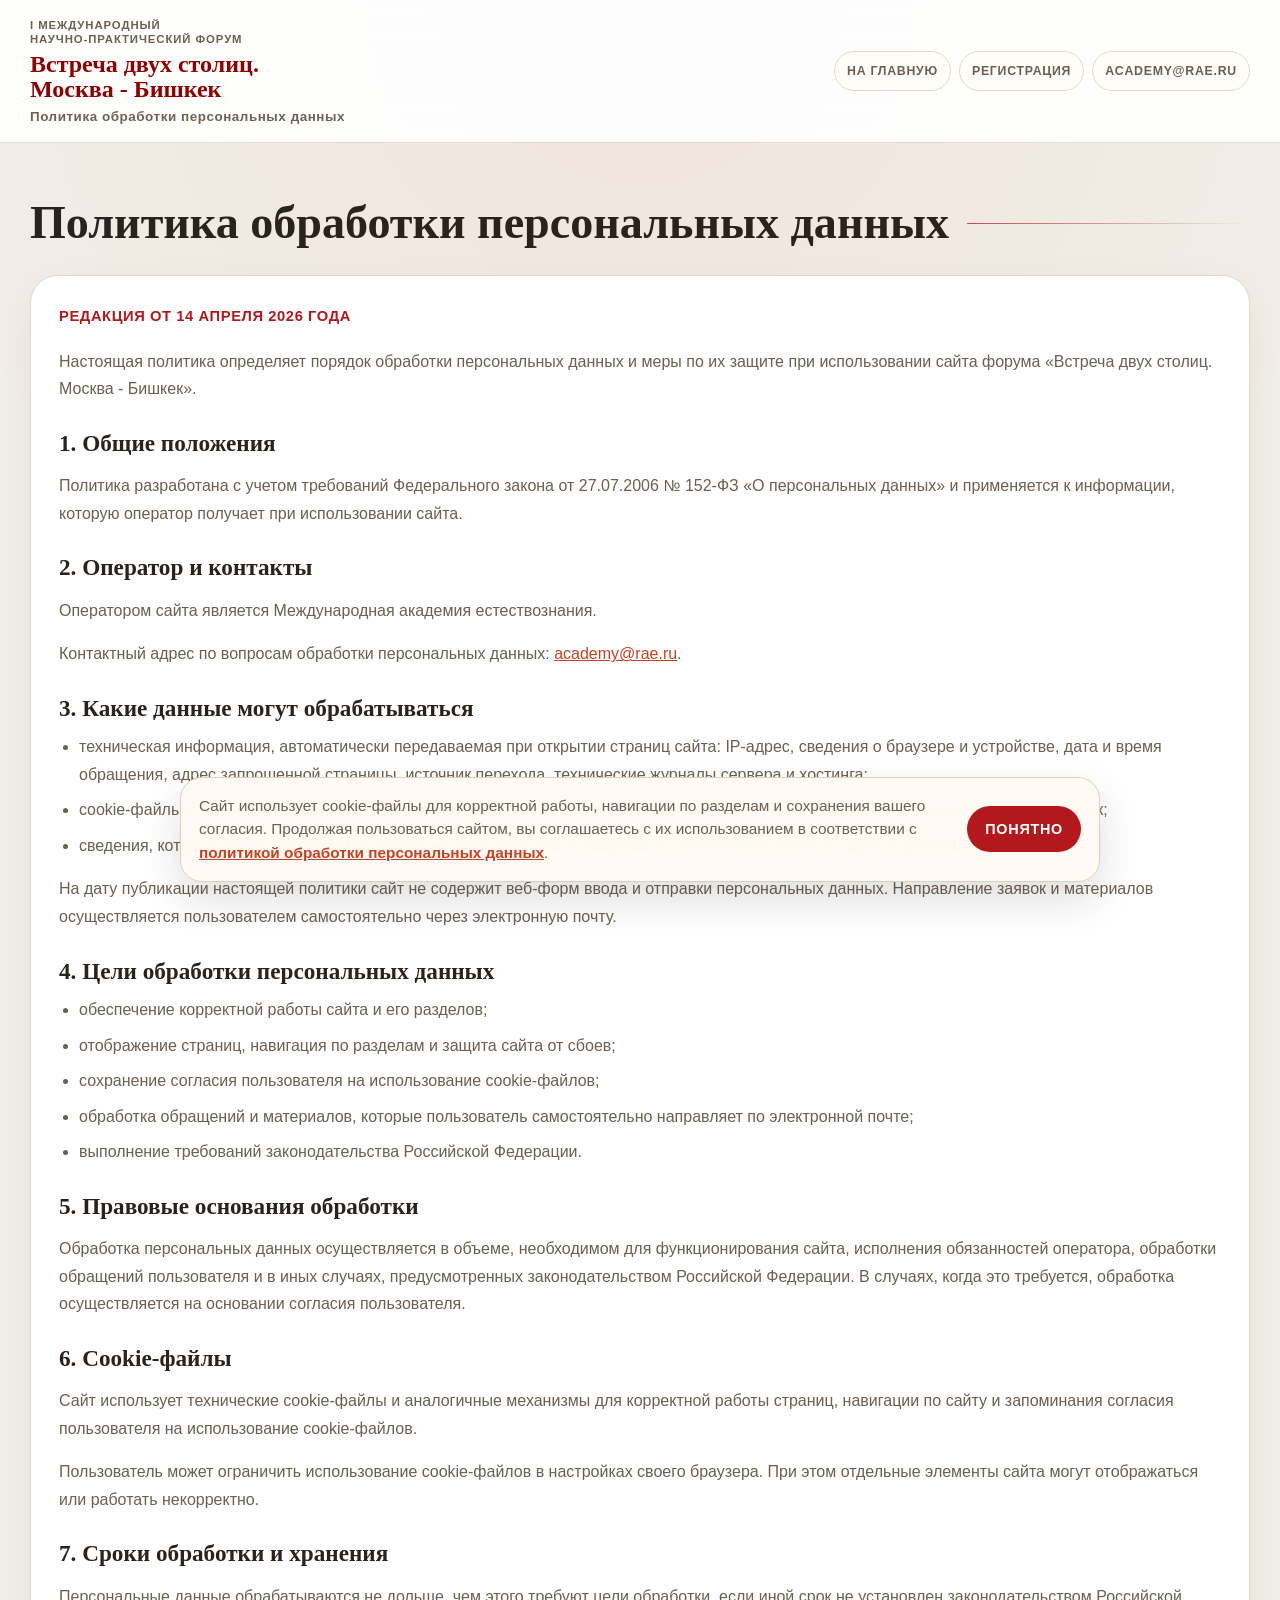
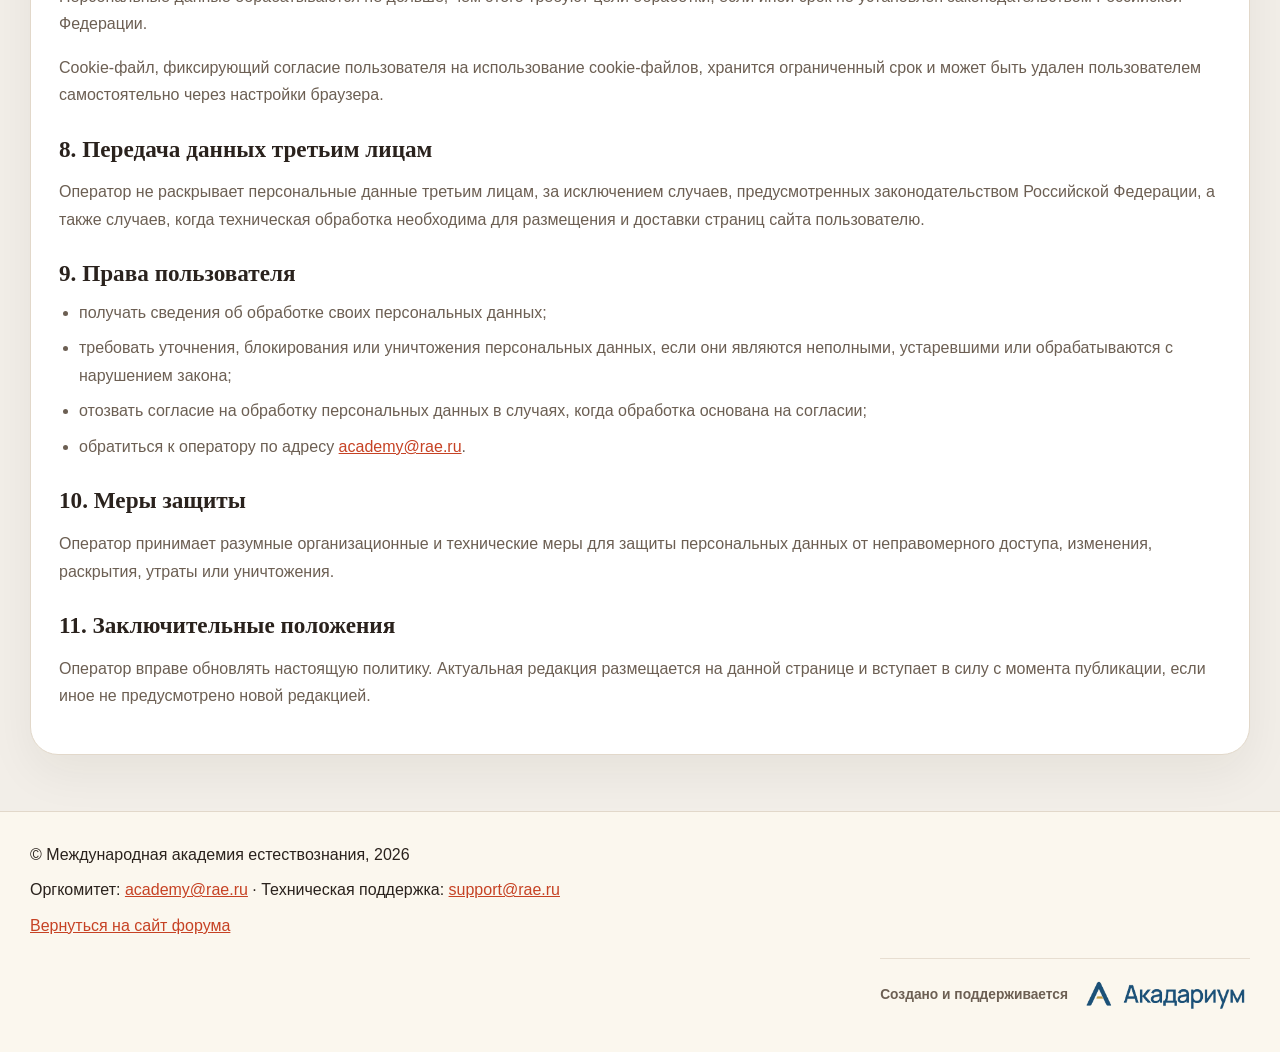
<file: privacy-policy.html>
<!doctype html>
<html lang="ru">
  <head>
    <meta charset="UTF-8" />
    <meta name="viewport" content="width=device-width, initial-scale=1.0" />
    <title>Политика обработки персональных данных</title>
    <meta
      name="description"
      content="Политика обработки персональных данных сайта I Международного научно-практического форума «Встреча двух столиц. Москва - Бишкек»."
    />
    <meta
      http-equiv="Content-Security-Policy"
      content="default-src 'self'; script-src 'self' 'sha256-7TF3CVi9aJMoZCKs+hn/f7Xn/rEtF87pIWFioVAOXQ4='; style-src 'self' 'unsafe-inline' https://fonts.googleapis.com; font-src 'self' https://fonts.gstatic.com; img-src 'self' data:; connect-src 'self'; object-src 'none'; base-uri 'self'; frame-src 'none'; media-src 'self'; form-action 'self' mailto:;"
    />
    <meta name="referrer" content="strict-origin-when-cross-origin" />
    <link rel="canonical" href="https://vstrecha-stolic.ru/privacy-policy.html" />
    <meta property="og:locale" content="ru_RU" />
    <meta property="og:type" content="website" />
    <meta property="og:title" content="Политика обработки персональных данных" />
    <meta
      property="og:description"
      content="Политика обработки персональных данных сайта форума «Встреча двух столиц. Москва - Бишкек»."
    />
    <meta property="og:url" content="https://vstrecha-stolic.ru/privacy-policy.html" />
    <meta property="og:site_name" content="Встреча двух столиц. Москва - Бишкек" />
    <meta property="og:image" content="https://vstrecha-stolic.ru/assets/images/forum-hero-banner.jpg" />
    <meta property="og:image:width" content="1800" />
    <meta property="og:image:height" content="1272" />
    <meta property="og:image:alt" content="Коллаж с архитектурными образами Москвы и Бишкека" />
    <meta name="twitter:card" content="summary_large_image" />
    <meta name="twitter:title" content="Политика обработки персональных данных" />
    <meta
      name="twitter:description"
      content="Политика обработки персональных данных сайта форума «Встреча двух столиц. Москва - Бишкек»."
    />
    <meta name="twitter:image" content="https://vstrecha-stolic.ru/assets/images/forum-hero-banner.jpg" />
    <meta name="theme-color" content="#b3191c" />
    <link rel="icon" href="assets/images/mae-logo.jpeg" type="image/jpeg" />
    <link rel="preconnect" href="https://fonts.googleapis.com" />
    <link rel="preconnect" href="https://fonts.gstatic.com" crossorigin />
    <link
      href="https://fonts.googleapis.com/css2?family=Inter:wght@400;500;600;700;800&family=Playfair+Display:wght@500;600;700;800&display=swap"
      rel="stylesheet"
    />
    <link rel="stylesheet" href="styles.css?v=20260522-footer-right-edge" />
    <script type="application/ld+json">
      {
        "@context": "https://schema.org",
        "@graph": [
          {
            "@type": "Organization",
            "@id": "https://vstrecha-stolic.ru/#organization",
            "name": "Международная академия естествознания",
            "url": "https://vstrecha-stolic.ru/",
            "email": "academy@rae.ru",
            "logo": {
              "@type": "ImageObject",
              "url": "https://vstrecha-stolic.ru/assets/images/mae-crest.png",
              "width": 2265,
              "height": 2602
            }
          },
          {
            "@type": "WebSite",
            "@id": "https://vstrecha-stolic.ru/#website",
            "name": "Встреча двух столиц. Москва - Бишкек",
            "url": "https://vstrecha-stolic.ru/",
            "inLanguage": "ru-RU",
            "publisher": {
              "@id": "https://vstrecha-stolic.ru/#organization"
            }
          },
          {
            "@type": "WebPage",
            "@id": "https://vstrecha-stolic.ru/privacy-policy.html#webpage",
            "url": "https://vstrecha-stolic.ru/privacy-policy.html",
            "name": "Политика обработки персональных данных",
            "description": "Политика обработки персональных данных сайта форума «Встреча двух столиц. Москва - Бишкек».",
            "isPartOf": {
              "@id": "https://vstrecha-stolic.ru/#website"
            },
            "inLanguage": "ru-RU",
            "datePublished": "2026-04-14",
            "dateModified": "2026-05-22"
          },
          {
            "@type": "BreadcrumbList",
            "@id": "https://vstrecha-stolic.ru/privacy-policy.html#breadcrumb",
            "itemListElement": [
              {
                "@type": "ListItem",
                "position": 1,
                "name": "Главная",
                "item": "https://vstrecha-stolic.ru/"
              },
              {
                "@type": "ListItem",
                "position": 2,
                "name": "Политика обработки персональных данных",
                "item": "https://vstrecha-stolic.ru/privacy-policy.html"
              }
            ]
          }
        ]
      }
    </script>
  </head>
  <body>
    <div class="layout">
      <header class="site-header">
        <div class="container">
          <div class="site-header__inner">
            <a class="site-brand" href="index.html#top">
              <div>
                <span>I Международный научно-практический&nbsp;форум</span>
                <strong>Встреча двух столиц.<br />Москва - Бишкек</strong>
                <small>Политика обработки персональных данных</small>
              </div>
            </a>
            <nav class="site-nav" aria-label="Навигация по странице политики">
              <a href="index.html#top">На главную</a>
              <a href="index.html#registration">Регистрация</a>
              <a href="mailto:academy@rae.ru">academy@rae.ru</a>
            </nav>
          </div>
        </div>
      </header>

      <main id="top">
        <section class="section">
          <div class="container">
            <div class="section-title">
              <h2>Политика обработки персональных данных</h2>
            </div>

            <div class="policy-card">
              <p class="policy-meta">
                Редакция от 14 апреля 2026 года
              </p>

              <p>
                Настоящая политика определяет порядок обработки персональных данных и меры по
                их защите при использовании сайта форума «Встреча двух столиц. Москва -
                Бишкек».
              </p>

              <h3>1. Общие положения</h3>
              <p>
                Политика разработана с учетом требований Федерального закона от 27.07.2006
                № 152-ФЗ «О персональных данных» и применяется к информации, которую оператор
                получает при использовании сайта.
              </p>

              <h3>2. Оператор и контакты</h3>
              <p>
                Оператором сайта является Международная академия естествознания.
              </p>
              <p>
                Контактный адрес по вопросам обработки персональных данных:
                <a href="mailto:academy@rae.ru">academy@rae.ru</a>.
              </p>

              <h3>3. Какие данные могут обрабатываться</h3>
              <ul>
                <li>
                  техническая информация, автоматически передаваемая при открытии страниц сайта:
                  IP-адрес, сведения о браузере и устройстве, дата и время обращения, адрес
                  запрошенной страницы, источник перехода, технические журналы сервера и
                  хостинга;
                </li>
                <li>
                  cookie-файлы и аналогичные технические данные, необходимые для корректной
                  работы сайта и сохранения пользовательских настроек;
                </li>
                <li>
                  сведения, которые пользователь самостоятельно указывает при обращении по
                  электронной почте на адреса, размещенные на сайте.
                </li>
              </ul>

              <p>
                На дату публикации настоящей политики сайт не содержит веб-форм ввода и
                отправки персональных данных. Направление заявок и материалов осуществляется
                пользователем самостоятельно через электронную почту.
              </p>

              <h3>4. Цели обработки персональных данных</h3>
              <ul>
                <li>обеспечение корректной работы сайта и его разделов;</li>
                <li>отображение страниц, навигация по разделам и защита сайта от сбоев;</li>
                <li>сохранение согласия пользователя на использование cookie-файлов;</li>
                <li>обработка обращений и материалов, которые пользователь самостоятельно направляет по электронной почте;</li>
                <li>выполнение требований законодательства Российской Федерации.</li>
              </ul>

              <h3>5. Правовые основания обработки</h3>
              <p>
                Обработка персональных данных осуществляется в объеме, необходимом для
                функционирования сайта, исполнения обязанностей оператора, обработки обращений
                пользователя и в иных случаях, предусмотренных законодательством Российской
                Федерации. В случаях, когда это требуется, обработка осуществляется на основании
                согласия пользователя.
              </p>

              <h3>6. Cookie-файлы</h3>
              <p>
                Сайт использует технические cookie-файлы и аналогичные механизмы для
                корректной работы страниц, навигации по сайту и запоминания согласия
                пользователя на использование cookie-файлов.
              </p>
              <p>
                Пользователь может ограничить использование cookie-файлов в настройках своего
                браузера. При этом отдельные элементы сайта могут отображаться или работать
                некорректно.
              </p>

              <h3>7. Сроки обработки и хранения</h3>
              <p>
                Персональные данные обрабатываются не дольше, чем этого требуют цели обработки,
                если иной срок не установлен законодательством Российской Федерации.
              </p>
              <p>
                Cookie-файл, фиксирующий согласие пользователя на использование cookie-файлов,
                хранится ограниченный срок и может быть удален пользователем самостоятельно
                через настройки браузера.
              </p>

              <h3>8. Передача данных третьим лицам</h3>
              <p>
                Оператор не раскрывает персональные данные третьим лицам, за исключением
                случаев, предусмотренных законодательством Российской Федерации, а также случаев,
                когда техническая обработка необходима для размещения и доставки страниц сайта
                пользователю.
              </p>

              <h3>9. Права пользователя</h3>
              <ul>
                <li>получать сведения об обработке своих персональных данных;</li>
                <li>требовать уточнения, блокирования или уничтожения персональных данных, если они являются неполными, устаревшими или обрабатываются с нарушением закона;</li>
                <li>отозвать согласие на обработку персональных данных в случаях, когда обработка основана на согласии;</li>
                <li>обратиться к оператору по адресу <a href="mailto:academy@rae.ru">academy@rae.ru</a>.</li>
              </ul>

              <h3>10. Меры защиты</h3>
              <p>
                Оператор принимает разумные организационные и технические меры для защиты
                персональных данных от неправомерного доступа, изменения, раскрытия, утраты
                или уничтожения.
              </p>

              <h3>11. Заключительные положения</h3>
              <p>
                Оператор вправе обновлять настоящую политику. Актуальная редакция размещается
                на данной странице и вступает в силу с момента публикации, если иное не
                предусмотрено новой редакцией.
              </p>
            </div>
          </div>
        </section>
      </main>

      <footer class="site-footer">
        <div class="container">
          <p>
            &copy; Международная академия естествознания, 2026
          </p>
          <p>
            Оргкомитет:
            <a href="mailto:academy@rae.ru">academy@rae.ru</a>
            · Техническая поддержка:
            <a href="mailto:support@rae.ru">support@rae.ru</a>
          </p>
          <p>
            <a href="index.html#top">Вернуться на сайт форума</a>
          </p>
          <div class="site-footer__credit" aria-label="Создано и поддерживается Акадариум">
            <span>Создано и поддерживается</span>
            <img src="assets/images/acadarium-logo.png" alt="Акадариум" width="4267" height="871" loading="lazy" />
          </div>
        </div>
      </footer>
    </div>

    <script src="script.js"></script>
  </body>
</html>
</file>
<file: styles.css>
:root {
  --bg: #f2eee8;
  --surface: #fbfaf7;
  --surface-strong: #ffffff;
  --surface-soft: #f7f0e5;
  --text: #2a221d;
  --muted: #6c5f53;
  --red: #c64224;
  --red-dark: #900000;
  --red-source: #b3191c;
  --steel: #44555d;
  --steel-light: #5f7078;
  --border: #e2d8ca;
  --gold-line: #e1cfb0;
  --container: 1220px;
}

*,
*::before,
*::after {
  box-sizing: border-box;
}

html {
  scroll-behavior: smooth;
}

section[id] {
  scroll-margin-top: 104px;
}

body {
  margin: 0;
  min-width: 320px;
  overflow-x: hidden;
  font-family: "Inter", sans-serif;
  color: var(--text);
  background:
    radial-gradient(circle at top, rgba(198, 66, 36, 0.06), transparent 28%),
    var(--bg);
}

img {
  display: block;
  max-width: 100%;
}

a {
  color: var(--red);
}

a:focus-visible,
button:focus-visible,
input:focus-visible,
select:focus-visible,
textarea:focus-visible {
  outline: 3px solid rgba(20, 118, 108, 0.32);
  outline-offset: 3px;
}

.container {
  width: min(calc(100% - 32px), var(--container));
  margin: 0 auto;
}

.site-header {
  position: sticky;
  top: 0;
  z-index: 20;
  border-bottom: 1px solid rgba(226, 216, 202, 0.92);
  background: rgba(255, 255, 255, 0.92);
  backdrop-filter: blur(16px);
}

.site-header__inner {
  display: flex;
  align-items: center;
  justify-content: space-between;
  gap: 18px;
  padding: 18px 0;
}

.site-brand {
  display: block;
  flex: 0 1 380px;
  min-width: 0;
  text-decoration: none;
  color: inherit;
}

.site-brand span {
  display: block;
  margin-bottom: 6px;
  color: var(--muted);
  max-width: 34ch;
  font-size: 0.71rem;
  font-weight: 700;
  line-height: 1.24;
  letter-spacing: 0.08em;
  text-wrap: balance;
  text-transform: uppercase;
}

.site-brand strong {
  display: block;
  font-family: "Playfair Display", serif;
  color: var(--red-dark);
  font-size: 1.5rem;
  line-height: 1.02;
}

.site-brand small {
  display: block;
  margin-top: 8px;
  color: #6f6255;
  font-size: 0.84rem;
  font-weight: 600;
  letter-spacing: 0.04em;
}

.site-nav {
  display: flex;
  flex-wrap: wrap;
  justify-content: flex-end;
  gap: 8px;
}

.site-nav a {
  display: inline-flex;
  align-items: center;
  justify-content: center;
  min-height: 40px;
  padding: 0 12px;
  border: 1px solid var(--border);
  border-radius: 999px;
  background: rgba(255, 253, 248, 0.96);
  color: var(--muted);
  text-decoration: none;
  font-size: 0.77rem;
  font-weight: 700;
  letter-spacing: 0.06em;
  text-transform: uppercase;
  transition:
    transform 160ms ease,
    background-color 160ms ease,
    border-color 160ms ease,
    color 160ms ease;
}

.site-nav a:hover {
  transform: translateY(-1px);
  border-color: #d5b47e;
  background: #fff4ec;
  color: var(--red-dark);
}

.banner {
  padding: 24px 0 0;
}

.banner-card {
  display: grid;
  grid-template-columns: minmax(0, 0.94fr) minmax(520px, 1.06fr);
  overflow: hidden;
  border: 1px solid var(--border);
  border-radius: 28px;
  background: linear-gradient(180deg, #fffdfa 0%, #f8f1e5 100%);
  box-shadow: 0 20px 54px rgba(45, 31, 21, 0.08);
}

.banner-card__content {
  display: flex;
  flex-direction: column;
  justify-content: center;
  min-width: 0;
  padding: 56px 54px 48px;
  background:
    radial-gradient(circle at top left, rgba(198, 66, 36, 0.11), transparent 30%),
    linear-gradient(180deg, rgba(255, 255, 255, 0.76), rgba(248, 240, 226, 0.76));
}

.banner-card__eyebrow {
  margin: 0 0 10px;
  color: var(--red-source);
  font-size: 0.82rem;
  font-weight: 800;
  letter-spacing: 0.08em;
  text-transform: uppercase;
}

.banner-card h1,
.section-title h2,
.contact-card h3,
.archive-card h3,
.program-overview__card strong,
.site-brand strong {
  font-family: "Playfair Display", serif;
}

.banner-card h1 {
  margin: 0 0 18px;
  max-width: 11ch;
  font-size: clamp(3rem, 5vw, 5.1rem);
  line-height: 0.92;
  letter-spacing: -0.03em;
}

.banner-card__lede {
  margin: 0 0 18px;
  max-width: 52ch;
  color: var(--muted);
  font-size: 1.1rem;
  line-height: 1.72;
}

.banner-card__meta-line {
  display: grid;
  gap: 4px;
  margin: 0 0 26px;
  max-width: 56ch;
  color: #6f6255;
  font-size: 0.92rem;
  font-weight: 600;
  line-height: 1.65;
}

.banner-card__meta-row {
  display: block;
}

.banner-card__actions {
  display: flex;
  flex-wrap: wrap;
  gap: 12px;
  margin-bottom: 0;
}

.banner-card__action {
  display: inline-flex;
  align-items: center;
  justify-content: center;
  min-height: 48px;
  padding: 0 20px;
  border-radius: 999px;
  text-decoration: none;
  font-size: 0.94rem;
  font-weight: 700;
  letter-spacing: 0.04em;
  text-transform: uppercase;
  transition:
    transform 160ms ease,
    background-color 160ms ease,
    border-color 160ms ease,
    color 160ms ease;
}

.banner-card__action:hover {
  transform: translateY(-1px);
}

.banner-card__action--primary {
  background: var(--red-source);
  color: #fff;
}

.banner-card__action--primary:hover {
  background: var(--red-dark);
}

.banner-card__action--secondary {
  border: 1px solid #decfb7;
  background: rgba(255, 250, 243, 0.72);
  color: var(--text);
}

.banner-card__action--secondary:hover {
  border-color: var(--red-source);
  color: var(--red-source);
}

.banner-card__media {
  position: relative;
  min-height: 560px;
  padding: 0;
  overflow: hidden;
  background:
    radial-gradient(circle at 78% 18%, rgba(255, 255, 255, 0.48), transparent 34%),
    linear-gradient(180deg, rgba(255, 255, 255, 0.1), rgba(255, 255, 255, 0.02)),
    linear-gradient(180deg, #e9ddcb 0%, #d8c8b4 100%);
}

.banner-card__media::after {
  content: "";
  position: absolute;
  inset: 0;
  background: linear-gradient(
    90deg,
    rgba(255, 250, 243, 0) 0%,
    rgba(255, 250, 243, 0.03) 48%,
    rgba(255, 250, 243, 0.22) 78%,
    rgba(255, 250, 243, 0.82) 100%
  );
  pointer-events: none;
}

.banner-hero-visual {
  position: absolute;
  inset: 0;
  margin: 0;
}

.banner-hero-visual img {
  width: 100%;
  height: 100%;
  display: block;
  object-fit: cover;
  object-position: left center;
  transform: scale(1.14);
  transform-origin: left center;
  filter: saturate(0.96) contrast(1.02);
}

.buttons-under {
  display: grid;
  gap: 14px;
}

.buttons-under a {
  display: block;
  padding: 13px 16px;
  border: 1px solid var(--border);
  border-radius: 999px;
  background: rgba(255, 253, 248, 0.96);
  color: var(--text);
  text-align: center;
  text-decoration: none;
  font-size: 0.88rem;
  font-weight: 700;
  letter-spacing: 0.06em;
  text-transform: uppercase;
  box-shadow: 0 8px 20px rgba(68, 85, 93, 0.06);
  transition:
    transform 160ms ease,
    background-color 160ms ease,
    border-color 160ms ease,
    color 160ms ease;
}

.buttons-under a:hover {
  transform: translateY(-1px);
  background: var(--red-source);
  border-color: var(--red-source);
  color: #fff;
}

.buttons-under--quad {
  grid-template-columns: repeat(4, minmax(0, 1fr));
  margin-bottom: 16px;
}

.buttons-under--single {
  grid-template-columns: 1fr;
  margin-bottom: 20px;
}

.buttons-under--single a {
  background: var(--red-source);
  border-color: var(--red-source);
  color: #fff;
}

.buttons-under--single a:hover {
  background: var(--red-dark);
}

.section {
  padding: 56px 0;
}

.section--gray {
  background: rgba(255, 255, 255, 0.34);
}

.section--white {
  background: #fff;
}

.section-title {
  margin-bottom: 28px;
  text-align: left;
}

.section-title h2 {
  display: flex;
  align-items: center;
  gap: 18px;
  margin: 0;
  font-size: clamp(2rem, 3.6vw, 3rem);
  line-height: 1.05;
}

.section-title h2::after {
  content: "";
  display: block;
  flex: 1;
  min-width: 64px;
  height: 1px;
  background: linear-gradient(90deg, rgba(179, 25, 28, 0.75) 0%, rgba(179, 25, 28, 0) 100%);
}

.about-text,
.tab-content,
.registration-panel,
.contacts-panel,
.program-box,
.archive-card {
  border: 1px solid var(--border);
  border-radius: 24px;
  background: var(--surface);
  box-shadow: 0 16px 36px rgba(45, 31, 21, 0.05);
}

.about-text {
  display: grid;
  gap: 28px;
  align-items: start;
  padding: 38px;
}

.about-text__content {
  display: grid;
  gap: 16px;
  max-width: none;
  color: #4c453d;
  font-size: 1.04rem;
  line-height: 1.72;
}

.about-text__content p {
  margin: 0;
}

.about-highlights {
  display: grid;
  grid-template-columns: repeat(2, minmax(0, 1fr));
  gap: 12px;
  margin-top: 24px;
}

.about-highlights__item {
  padding: 14px 14px 16px;
  border-top: 2px solid var(--red-source);
  border-radius: 14px;
  background: #fff8ef;
}

.about-highlights__item strong {
  display: block;
  margin-bottom: 6px;
  color: var(--red-dark);
  font-family: "Playfair Display", serif;
  font-size: 1.8rem;
  line-height: 1;
}

.about-highlights__item span {
  display: block;
  color: var(--muted);
  font-size: 0.92rem;
  line-height: 1.45;
}

.about-dossier {
  display: grid;
  gap: 14px;
  padding-top: 24px;
  border-top: 1px solid #eadfcd;
}

.about-dossier__summary {
  display: flex;
  flex-wrap: wrap;
  align-items: baseline;
  justify-content: space-between;
  gap: 8px 18px;
  padding: 18px 20px;
  border: 1px solid #eadcc6;
  border-radius: 20px;
  background: linear-gradient(180deg, #fffdf9 0%, #f7efe3 100%);
}

.about-dossier__summary span {
  color: var(--red-source);
  font-size: 0.78rem;
  font-weight: 800;
  letter-spacing: 0.08em;
  text-transform: uppercase;
}

.about-dossier__summary strong {
  font-family: "Playfair Display", serif;
  color: var(--text);
  font-size: 1.4rem;
  line-height: 1.04;
  overflow-wrap: anywhere;
}

.about-dossier__parts {
  display: grid;
  grid-template-columns: repeat(2, minmax(0, 1fr));
  gap: 14px;
}

.about-dossier__part {
  display: grid;
  align-content: start;
  min-width: 0;
  padding: 18px 16px;
  border: 1px solid #eadfcd;
  border-radius: 18px;
  background: rgba(255, 255, 255, 0.72);
}

.about-dossier__part h3 {
  margin: 0 0 14px;
  color: var(--red-dark);
  font-family: "Playfair Display", serif;
  font-size: 1.18rem;
}

.about-dossier__list {
  display: grid;
  gap: 12px;
  margin: 0;
}

.about-dossier__list div {
  padding-bottom: 12px;
  border-bottom: 1px solid #eadfcd;
}

.about-dossier__list div:last-child {
  padding-bottom: 0;
  border-bottom: none;
}

.about-dossier__list dt {
  margin-bottom: 4px;
  color: var(--red-source);
  font-size: 0.78rem;
  font-weight: 800;
  letter-spacing: 0.08em;
  text-transform: uppercase;
}

.about-dossier__list dd {
  margin: 0;
  color: var(--text);
  font-size: 0.94rem;
  line-height: 1.5;
  overflow-wrap: anywhere;
}

.about-flag-stack {
  display: grid;
  gap: 12px;
}

.about-flag-card {
  padding: 10px;
  border: 1px solid var(--border);
  border-radius: 18px;
  background: #fff;
  box-shadow: none;
}

.about-flag-card img {
  width: 100%;
  height: 102px;
  display: block;
  border-radius: 14px;
  object-fit: cover;
}

.about-flag-card figcaption {
  margin: 10px 0 0;
  color: var(--muted);
  font-size: 0.72rem;
  font-weight: 700;
  letter-spacing: 0.16em;
  text-transform: uppercase;
}

.greetings-carousel {
  display: grid;
  gap: 12px;
  max-width: 1040px;
  margin: 0 auto;
}

.greetings-carousel__viewport {
  width: min(100%, 900px);
  margin: 0 auto;
  overflow: hidden;
}

.greetings-track {
  display: flex;
  gap: 0;
  transform: translate3d(0, 0, 0);
  transition: transform 320ms ease;
  will-change: transform;
}

.greetings-slide {
  flex: 0 0 100%;
  min-width: 0;
  box-sizing: border-box;
  padding: 0 0 4px;
}

.greetings-carousel__controls {
  display: flex;
  align-items: center;
  justify-content: center;
  gap: 12px;
  margin-top: -2px;
}

.greetings-carousel__arrow {
  display: inline-flex;
  align-items: center;
  justify-content: center;
  width: 48px;
  height: 48px;
  padding: 0;
  border: 1px solid #e2d4be;
  border-radius: 999px;
  background: #fffaf3;
  color: var(--red-source);
  font: inherit;
  font-size: 1.08rem;
  font-weight: 800;
  cursor: pointer;
  transition:
    transform 180ms ease,
    background-color 180ms ease,
    border-color 180ms ease,
    color 180ms ease,
    opacity 180ms ease;
}

.greetings-carousel__arrow:hover:not(:disabled) {
  transform: translateY(-1px);
  border-color: #d2b07b;
  background: #fff1e7;
}

.greetings-carousel__arrow:disabled {
  opacity: 0.38;
  cursor: default;
}

.greetings-carousel__dots {
  display: flex;
  align-items: center;
  justify-content: center;
  gap: 8px;
  min-width: 0;
}

.greetings-carousel__dot {
  width: 10px;
  height: 10px;
  padding: 0;
  border: none;
  border-radius: 999px;
  background: #d8cdbd;
  cursor: pointer;
  transition:
    transform 160ms ease,
    background-color 160ms ease;
}

.greetings-carousel__dot.is-active {
  width: 28px;
  background: var(--red-source);
}

.greeting-card {
  min-height: auto;
  padding: 16px 18px;
  border: 1px solid #ddd6ca;
  border-radius: 22px;
  background:
    radial-gradient(circle at top right, rgba(181, 47, 37, 0.07), transparent 30%),
    linear-gradient(135deg, #fffdf9 0%, #fff8ef 100%);
  box-shadow: 0 18px 40px rgba(45, 31, 21, 0.07);
}

.greeting-card__header {
  display: flex;
  align-items: flex-start;
  gap: 14px;
  margin-bottom: 14px;
}

.greeting-card__header img {
  width: 48px;
  height: 48px;
  flex: 0 0 auto;
  object-fit: contain;
}

.greeting-card__header img.greeting-card__logo--kidney {
  width: 58px;
  height: 58px;
}

.greeting-card__header h3 {
  margin: 0 0 4px;
  color: #a32920;
  font-family: "Playfair Display", serif;
  font-size: 1.34rem;
  line-height: 1.08;
}

.greeting-card__header p {
  margin: 0;
  color: #8a847d;
  font-size: 0.94rem;
  line-height: 1.42;
  overflow-wrap: anywhere;
}

.greeting-card__body {
  margin: 0;
  max-width: 68ch;
  color: #4b463f;
  font-size: 1.04rem;
  line-height: 1.62;
  font-style: italic;
  text-wrap: pretty;
  overflow-wrap: anywhere;
}

.tab-layout {
  display: grid;
  gap: 18px;
}

.scroll-wrap {
  display: grid;
  gap: 12px;
}

.scroll-strip {
  position: relative;
  min-width: 0;
}

.scroll-controls {
  display: none;
  align-items: center;
  justify-content: center;
  gap: 12px;
  margin-top: 2px;
}

.scroll-controls__button {
  display: inline-flex;
  align-items: center;
  justify-content: center;
  width: 42px;
  height: 42px;
  padding: 0;
  border: 1px solid #e2d4be;
  border-radius: 999px;
  background: #fffaf3;
  color: var(--red-source);
  font: inherit;
  font-size: 1.02rem;
  font-weight: 800;
  cursor: pointer;
  transition:
    transform 180ms ease,
    background-color 180ms ease,
    border-color 180ms ease,
    color 180ms ease,
    opacity 180ms ease;
}

.scroll-controls__button:hover:not(:disabled) {
  transform: translateY(-1px);
  border-color: #d2b07b;
  background: #fff1e7;
}

.scroll-controls__button:disabled {
  opacity: 0.34;
  cursor: default;
}

.tab-nav {
  display: flex;
  flex-wrap: wrap;
  gap: 10px;
}

.tab-nav__button {
  min-height: 44px;
  padding: 0 18px;
  border: 1px solid #e7dcc7;
  border-radius: 999px;
  background: #fffaf3;
  color: var(--red-source);
  text-align: left;
  font: inherit;
  font-size: 0.84rem;
  font-weight: 700;
  letter-spacing: 0.06em;
  text-transform: uppercase;
  cursor: pointer;
  transition:
    transform 160ms ease,
    background-color 160ms ease,
    border-color 160ms ease,
    color 160ms ease;
}

.tab-nav__button:hover {
  transform: translateY(-1px);
  border-color: #d2b07b;
}

.tab-nav__button.is-active {
  border-color: var(--red-source);
  background: var(--red-source);
  color: #fff;
}

.tab-content {
  min-width: 0;
  padding: 24px;
}

.tab-pane {
  display: none;
}

.tab-pane.is-active {
  display: block;
}

.tab-note {
  margin: 18px 0 0;
  color: var(--muted);
}

.org-block {
  display: grid;
  grid-template-columns: repeat(auto-fit, minmax(180px, 1fr));
  gap: 16px;
}

.org-block__org {
  display: grid;
  justify-items: center;
  align-content: start;
  gap: 14px;
  min-width: 0;
  padding: 22px 18px;
  border: 1px solid var(--border);
  border-radius: 20px;
  background: var(--surface-strong);
  text-align: center;
  box-shadow: 0 8px 18px rgba(45, 31, 21, 0.03);
}

.org-block__org__img {
  display: flex;
  align-items: center;
  justify-content: center;
  min-height: 92px;
}

.org-block__org img {
  max-width: 150px;
  max-height: 82px;
  object-fit: contain;
}

.org-block__org p {
  margin: 0;
  color: var(--red-dark);
  font-family: "Playfair Display", serif;
  font-size: 1.08rem;
  font-weight: 700;
  line-height: 1.42;
  text-wrap: balance;
}

.person-card p,
.program-notice,
.program-item p,
.site-footer p {
  margin: 0;
  font-size: 1rem;
  line-height: 1.6;
}

.person-list {
  display: grid;
  grid-template-columns: repeat(auto-fit, minmax(320px, 1fr));
  gap: 16px;
}

.person-list--stack {
  grid-template-columns: 1fr;
}

.person-card {
  min-width: 0;
  padding: 18px;
  border: 1px solid var(--border);
  border-radius: 20px;
  background: var(--surface-strong);
  box-shadow: 0 8px 18px rgba(45, 31, 21, 0.03);
}

.person-card__name {
  margin-bottom: 8px;
  color: #000;
  font-size: 1.08rem;
  font-weight: 700;
  overflow-wrap: anywhere;
}

.person-card__meta {
  color: var(--muted);
  overflow-wrap: anywhere;
}

.registration-grid {
  display: grid;
  grid-template-columns: repeat(2, minmax(0, 1fr));
  gap: 22px;
}

.registration-panel,
.contacts-panel {
  padding: 24px;
}

.registration-lead {
  margin: 0 0 18px;
  color: var(--muted);
  font-size: 1.04rem;
  line-height: 1.64;
}

.contacts-panel {
  display: grid;
  gap: 16px;
}

.contact-card {
  padding: 18px;
  border: 1px solid var(--border);
  border-radius: 20px;
  background: linear-gradient(180deg, #fffdf9 0%, #fbf3e7 100%);
}

.contact-card h3,
.archive-card h3 {
  margin: 0 0 10px;
  font-size: 1.32rem;
}

.contact-card p,
.archive-card p {
  margin: 0 0 10px;
  line-height: 1.6;
}

.registration-mode h3 {
  margin: 0 0 12px;
  font-family: "Playfair Display", serif;
  font-size: 1.32rem;
}

.contact-card a {
  font-weight: 700;
}

.registration-status {
  margin: 0 0 18px;
  padding: 16px 18px;
  border: 1px solid #ecd8ba;
  border-radius: 18px;
  background: linear-gradient(180deg, #fff7eb 0%, #fffdf8 100%);
}

.registration-status strong {
  color: var(--red-source);
}

.registration-modes {
  display: grid;
  gap: 16px;
  margin: 0 0 28px;
}

.registration-mode {
  padding: 18px;
  border: 1px solid var(--border);
  border-radius: 20px;
  background: linear-gradient(180deg, #fffdf9 0%, #fbf3e7 100%);
}

.registration-list,
.contact-card__list,
.contact-card__links {
  display: grid;
  gap: 8px;
  margin: 0;
  padding-left: 20px;
}

.registration-list li,
.contact-card__list li,
.contact-card__links li {
  line-height: 1.58;
}

.registration-mode a,
.contact-card__links a {
  font-weight: 700;
  overflow-wrap: anywhere;
}

.program-overview {
  display: grid;
  grid-template-columns: repeat(6, minmax(0, 1fr));
  gap: 16px;
  margin-bottom: 24px;
}

.program-overview__card {
  grid-column: span 2;
  display: flex;
  flex-direction: column;
  align-items: center;
  padding: 18px;
  border: 1px solid var(--border);
  border-radius: 20px;
  background: linear-gradient(180deg, #fffdf9 0%, #fbf3e7 100%);
  box-shadow: 0 8px 18px rgba(45, 31, 21, 0.03);
  text-align: center;
}

.program-overview__card span {
  display: inline-block;
  margin-bottom: 10px;
  padding: 6px 10px;
  border-radius: 999px;
  background: #fff0e8;
  color: var(--red-source);
  font-size: 0.82rem;
  font-weight: 800;
  letter-spacing: 0.05em;
}

.program-overview__card strong {
  display: block;
  margin-bottom: 8px;
  font-size: 1.22rem;
  line-height: 1.15;
  text-wrap: balance;
  max-width: 18ch;
}

.program-overview__card--roundtable strong {
  font-size: 1.08rem;
  line-height: 1.12;
  max-width: 24ch;
}

.program-overview__card:nth-child(4):nth-last-child(2) {
  grid-column: 2 / span 2;
}

.program-overview__card:nth-child(5):last-child {
  grid-column: 4 / span 2;
}

.program-overview__card:nth-child(7):last-child {
  grid-column: 3 / span 2;
}

.program-overview__card p {
  margin: 0;
  color: var(--muted);
  line-height: 1.58;
}

.program-box {
  padding: 24px;
}

.program-notice {
  margin-bottom: 24px;
  text-align: center;
  font-size: 1.08rem;
  font-weight: 600;
}

.program-days,
.program-halls {
  display: flex;
  flex-wrap: wrap;
  justify-content: center;
  gap: 12px;
  margin-bottom: 16px;
}

.program-halls {
  width: 100%;
}

.program-days {
  padding-bottom: 16px;
  border-bottom: 1px solid rgba(179, 25, 28, 0.28);
}

.program-day,
.program-hall {
  border: 1px solid #decfb7;
  border-radius: 999px;
  background: #fffaf3;
  color: var(--text);
  font: inherit;
  font-size: 0.9rem;
  font-weight: 700;
  letter-spacing: 0.04em;
  text-transform: uppercase;
  cursor: pointer;
  transition:
    transform 160ms ease,
    background-color 160ms ease,
    border-color 160ms ease,
    color 160ms ease;
}

.program-day {
  padding: 12px 16px;
}

.program-hall {
  display: flex;
  align-items: center;
  justify-content: center;
  flex: 0 0 184px;
  width: 184px;
  max-width: 184px;
  min-width: 184px;
  min-height: 58px;
  padding: 12px 18px;
  text-align: center;
}

.program-day:hover,
.program-hall:hover {
  transform: translateY(-1px);
  border-color: #cfac78;
}

.program-day.is-active,
.program-hall.is-active {
  background: var(--red-source);
  border-color: var(--red-source);
  color: #fff;
}

.program-content {
  margin-top: 8px;
}

.program-content__intro {
  display: grid;
  gap: 6px;
  margin: 0 0 20px;
  padding: 16px 18px;
  border: 1px solid #e8dcc6;
  border-radius: 18px;
  background: #fffaf3;
  color: var(--muted);
}

.program-content__line {
  display: block;
}

.program-roster {
  margin: 0 0 20px;
}

.program-roster__title {
  margin: 0 0 10px;
  color: var(--red-source);
  font-size: 0.82rem;
  font-weight: 800;
  letter-spacing: 0.08em;
  text-transform: uppercase;
}

.program-roster__text {
  margin: 0;
  color: var(--ink);
  line-height: 1.58;
}

.program-table {
  display: grid;
  gap: 10px;
}

.program-item {
  display: grid;
  grid-template-columns: 144px minmax(0, 1fr);
  gap: 14px;
}

.program-item--without-time {
  grid-template-columns: 1fr;
}

.program-item__time {
  display: flex;
  align-items: stretch;
}

.program-item__time span {
  display: flex;
  align-items: center;
  justify-content: center;
  width: 100%;
  padding: 12px;
  border-radius: 16px;
  background: var(--red-source);
  color: #fff;
  font-weight: 700;
}

.program-item__body {
  padding: 14px 16px;
  border: 1px solid var(--border);
  border-radius: 20px;
  background: var(--surface-strong);
}

.program-item__type {
  display: inline-block;
  margin-bottom: 8px;
  color: var(--red-source);
  font-size: 0.82rem;
  font-weight: 800;
  letter-spacing: 0.08em;
  text-transform: uppercase;
}

.program-item__title {
  margin: 0 0 8px;
  font-size: 1.06rem;
  font-weight: 700;
  line-height: 1.45;
}

.program-download {
  margin-top: 28px;
  text-align: center;
}

.program-download a {
  display: inline-flex;
  align-items: center;
  justify-content: center;
  min-height: 48px;
  padding: 0 22px;
  border-radius: 999px;
  background: var(--red-source);
  color: #fff;
  text-decoration: none;
  font-size: 0.92rem;
  font-weight: 800;
  letter-spacing: 0.05em;
  text-transform: uppercase;
}

.program-download a:hover {
  background: var(--red-dark);
}

.stream-card {
  display: grid;
  gap: 20px;
  margin-top: 28px;
  padding: 24px;
  border: 1px solid var(--border);
  border-radius: 28px;
  background: linear-gradient(180deg, #fffdf8 0%, #fff8ef 100%);
  box-shadow: 0 18px 48px rgba(38, 28, 20, 0.06);
}

.stream-card--compact {
  max-width: 760px;
  margin-right: auto;
  margin-left: auto;
}

.stream-card__intro {
  display: grid;
  gap: 12px;
}

.stream-card__intro h3 {
  margin: 0;
  font-family: "Playfair Display", serif;
  font-size: 1.9rem;
  line-height: 1.05;
}

.stream-card__intro p {
  margin: 0;
  color: var(--muted);
  line-height: 1.66;
}

.stream-card__link {
  display: inline-flex;
  align-items: center;
  justify-content: center;
  width: fit-content;
  min-height: 48px;
  padding: 0 22px;
  border-radius: 999px;
  background: var(--red-source);
  color: #fff;
  text-decoration: none;
  font-size: 0.92rem;
  font-weight: 800;
  letter-spacing: 0.05em;
  text-transform: uppercase;
}

.stream-card__link:hover {
  background: var(--red-dark);
}

.stream-card__frame {
  overflow: hidden;
  border: 1px solid #ead9bf;
  border-radius: 24px;
  background: #fffaf3;
}

.stream-card__frame iframe {
  display: block;
  width: 100%;
  height: clamp(680px, 82vh, 980px);
  border: 0;
}

.archive-grid {
  display: grid;
  gap: 18px;
}

.archive-grid {
  grid-template-columns: repeat(auto-fit, minmax(240px, 1fr));
}

.archive-card {
  padding: 22px;
}

.archive-card__action {
  display: inline-flex;
  align-items: center;
  justify-content: center;
  min-height: 44px;
  margin-top: 10px;
  padding: 0 18px;
  border-radius: 999px;
  background: var(--red-source);
  color: #fff;
  text-decoration: none;
  font-size: 0.86rem;
  font-weight: 800;
  letter-spacing: 0.04em;
  text-transform: uppercase;
}

.archive-card__action:hover {
  background: var(--red-dark);
}

.photo-archive {
  margin-top: 34px;
}

.photo-archive--page {
  margin-top: 0;
}

.photo-archive__header {
  display: grid;
  gap: 8px;
  margin-bottom: 18px;
}

.photo-archive__header h2,
.photo-archive__header h3 {
  margin: 0;
  font-family: "Playfair Display", serif;
  font-size: clamp(1.7rem, 3vw, 2.35rem);
  line-height: 1.08;
}

.photo-archive__header p {
  margin: 0;
  color: var(--muted);
  line-height: 1.62;
}

.photo-gallery {
  display: grid;
  grid-template-columns: repeat(auto-fit, minmax(180px, 1fr));
  gap: 12px;
}

.photo-gallery__item {
  overflow: hidden;
  aspect-ratio: 1 / 1;
  border: 1px solid var(--border);
  border-radius: 18px;
  background: var(--surface-strong);
  box-shadow: 0 14px 32px rgba(45, 31, 21, 0.05);
}

.photo-gallery__item img {
  width: 100%;
  height: 100%;
  object-fit: cover;
  transition: transform 220ms ease;
}

.photo-gallery__item:hover img {
  transform: scale(1.035);
}

.release-hero {
  padding: 58px 0 36px;
}

.release-kicker {
  margin: 0 0 12px;
  color: var(--red-source);
  font-size: 0.82rem;
  font-weight: 800;
  letter-spacing: 0.14em;
  text-transform: uppercase;
}

.release-title {
  max-width: 940px;
  margin: 0;
  font-family: "Playfair Display", serif;
  font-size: clamp(2.15rem, 5vw, 4.4rem);
  line-height: 0.98;
}

.release-meta {
  margin: 18px 0 0;
  color: var(--muted);
  font-weight: 700;
  line-height: 1.6;
}

.release-article {
  max-width: 920px;
  margin: 0 auto 56px;
  padding: 34px;
  border: 1px solid var(--border);
  border-radius: 28px;
  background: var(--surface-strong);
  box-shadow: 0 18px 48px rgba(38, 28, 20, 0.06);
}

.release-article p {
  margin: 0 0 18px;
  color: var(--muted);
  font-size: 1.04rem;
  line-height: 1.76;
}

.release-article p:first-child {
  color: var(--text);
  font-size: 1.18rem;
  font-weight: 700;
}

.release-summary {
  margin: 24px 0 26px;
  padding: 22px 24px;
  border: 1px solid #eadcc6;
  border-radius: 20px;
  background: #fff8ef;
}

.release-summary h2 {
  margin: 0 0 14px;
  color: var(--red-dark);
  font-family: "Playfair Display", serif;
  font-size: 1.46rem;
  line-height: 1.12;
}

.release-summary ul {
  display: grid;
  gap: 10px;
  margin: 0;
  padding-left: 20px;
}

.release-summary li {
  color: var(--muted);
  font-size: 1rem;
  line-height: 1.62;
}

.release-actions {
  display: flex;
  flex-wrap: wrap;
  gap: 12px;
  margin-top: 26px;
}

.release-actions a {
  display: inline-flex;
  align-items: center;
  justify-content: center;
  min-height: 46px;
  padding: 0 18px;
  border: 1px solid #decfb7;
  border-radius: 999px;
  background: #fffaf3;
  color: var(--text);
  text-decoration: none;
  font-size: 0.88rem;
  font-weight: 800;
  letter-spacing: 0.04em;
  text-transform: uppercase;
}

.release-actions a:first-child {
  border-color: var(--red-source);
  background: var(--red-source);
  color: #fff;
}

.site-footer {
  padding: 30px 0 40px;
  border-top: 1px solid var(--border);
  background: #fbf7ee;
}

.site-footer .container {
  display: grid;
  gap: 10px;
}

.site-footer__credit {
  display: inline-flex;
  flex-wrap: wrap;
  align-items: center;
  justify-content: flex-end;
  justify-self: end;
  column-gap: 14px;
  row-gap: 10px;
  width: fit-content;
  margin-top: 10px;
  padding-top: 18px;
  border-top: 1px solid rgba(226, 216, 202, 0.78);
  color: var(--muted);
  font-size: 0.86rem;
  font-weight: 700;
  line-height: 1.4;
  text-align: right;
}

.site-footer__credit img {
  width: 168px;
  max-width: 46vw;
  height: auto;
}

.policy-card {
  padding: 28px;
  border: 1px solid var(--border);
  border-radius: 28px;
  background: var(--surface-strong);
  box-shadow: 0 18px 48px rgba(38, 28, 20, 0.06);
}

.policy-card h3 {
  margin: 28px 0 12px;
  font-family: "Playfair Display", serif;
  font-size: 1.45rem;
  line-height: 1.1;
}

.policy-card p,
.policy-card li {
  color: var(--muted);
  font-size: 1rem;
  line-height: 1.72;
}

.policy-card ul {
  margin: 0;
  padding-left: 20px;
}

.policy-card li + li {
  margin-top: 8px;
}

.policy-meta {
  margin: 0 0 18px;
  color: var(--red-source) !important;
  font-size: 0.92rem !important;
  font-weight: 800;
  letter-spacing: 0.04em;
  text-transform: uppercase;
}

.cookie-consent {
  position: fixed;
  right: 0;
  bottom: 18px;
  left: 0;
  z-index: 50;
  opacity: 0;
  transform: translateY(18px);
  pointer-events: none;
  transition:
    opacity 180ms ease,
    transform 180ms ease;
}

.cookie-consent.is-visible {
  opacity: 1;
  transform: translateY(0);
}

.cookie-consent__inner {
  display: flex;
  align-items: center;
  justify-content: space-between;
  gap: 18px;
  width: min(calc(100% - 32px), 920px);
  margin: 0 auto;
  padding: 16px 18px;
  border: 1px solid #decfb7;
  border-radius: 22px;
  background: rgba(255, 250, 243, 0.98);
  box-shadow: 0 18px 40px rgba(38, 28, 20, 0.14);
  pointer-events: auto;
}

.cookie-consent__text {
  margin: 0;
  color: var(--muted);
  font-size: 0.96rem;
  line-height: 1.55;
}

.cookie-consent__text a {
  font-weight: 700;
}

.cookie-consent__button {
  display: inline-flex;
  align-items: center;
  justify-content: center;
  min-height: 46px;
  padding: 0 18px;
  border: 0;
  border-radius: 999px;
  background: var(--red-source);
  color: #fff;
  font: inherit;
  font-size: 0.9rem;
  font-weight: 800;
  letter-spacing: 0.05em;
  text-transform: uppercase;
  cursor: pointer;
}

.cookie-consent__button:hover {
  background: var(--red-dark);
}

@media (prefers-reduced-motion: reduce) {
  html {
    scroll-behavior: auto;
  }

  *,
  *::before,
  *::after {
    transition: none !important;
  }
}

@media (max-width: 980px) {
  .site-header__inner,
  .about-text,
  .registration-grid,
  .banner-card {
    grid-template-columns: 1fr;
    display: grid;
  }

  .site-header__inner {
    justify-items: start;
  }

  .banner-card__media {
    order: -1;
    min-height: 400px;
  }

  .banner-card__content {
    order: 0;
    padding: 36px 32px 30px;
  }

  .banner-card h1 {
    max-width: none;
    font-size: clamp(2.7rem, 7.8vw, 4.2rem);
  }

  .banner-card h1 br {
    display: none;
  }

  .about-text {
    gap: 24px;
    padding: 28px;
  }

  .about-text__lead {
    max-width: none;
    font-size: 1.22rem;
  }

  .tab-nav,
  .program-days,
  .program-halls {
    flex-wrap: nowrap;
    justify-content: flex-start;
    overflow-x: auto;
    padding: 0 24px 6px 10px;
    scrollbar-width: thin;
    -webkit-overflow-scrolling: touch;
  }

  .tab-nav__button,
  .program-day,
  .program-hall {
    flex: 0 0 auto;
    white-space: nowrap;
  }

  .scroll-wrap.is-scrollable .scroll-controls {
    display: flex;
  }

  .scroll-strip::before,
  .scroll-strip::after {
    content: "";
    position: absolute;
    top: 0;
    bottom: 6px;
    width: 18px;
    z-index: 1;
    pointer-events: none;
  }

  .scroll-strip::before {
    left: 0;
    background: linear-gradient(90deg, rgba(242, 238, 232, 0.96), rgba(242, 238, 232, 0));
  }

  .scroll-strip::after {
    right: 0;
    background: linear-gradient(270deg, rgba(242, 238, 232, 0.96), rgba(242, 238, 232, 0));
  }

  .cookie-consent__inner {
    flex-direction: column;
    align-items: flex-start;
  }

  .org-block,
  .person-list {
    grid-template-columns: repeat(2, minmax(0, 1fr));
  }

  .program-overview {
    grid-template-columns: repeat(2, minmax(0, 1fr));
  }

  .program-overview__card,
  .program-overview__card:nth-child(4):nth-last-child(2),
  .program-overview__card:nth-child(5):last-child,
  .program-overview__card:nth-child(7):last-child {
    grid-column: auto;
  }
}

@media (max-width: 760px) {
  .site-nav,
  .buttons-under--quad,
  .about-flag-stack,
  .archive-grid {
    grid-template-columns: 1fr;
    display: grid;
  }

  .container {
    width: min(calc(100% - 24px), var(--container));
  }

  .program-overview {
    grid-template-columns: 1fr;
  }

  section[id] {
    scroll-margin-top: 32px;
  }

  .site-header__inner {
    gap: 14px;
  }

  .site-header {
    position: static;
  }

  .site-nav {
    width: 100%;
    gap: 10px;
    justify-content: initial;
    justify-self: stretch;
    grid-template-columns: 1fr;
  }

  .site-brand,
  .site-brand div,
  .site-brand strong {
    max-width: 100%;
  }

  .site-brand span {
    font-size: 0.68rem;
    letter-spacing: 0.1em;
  }

  .site-brand strong {
    font-size: clamp(1.18rem, 7vw, 1.38rem);
    text-wrap: balance;
    overflow-wrap: anywhere;
  }

  .site-brand small {
    font-size: 0.78rem;
  }

  .site-nav a {
    width: 100%;
    min-height: 44px;
    padding: 10px 12px;
    font-size: 0.72rem;
    line-height: 1.2;
    white-space: normal;
    justify-content: center;
  }

  .banner-card__content {
    padding: 24px 18px 22px;
  }

  .banner-card h1 {
    max-width: 8.6ch;
    font-size: clamp(1.9rem, 9.4vw, 2.55rem);
    line-height: 0.96;
    text-wrap: balance;
  }

  .banner-card__actions {
    display: grid;
    grid-template-columns: 1fr;
  }

  .banner-card__media {
    min-height: 264px;
  }

  .banner-card__lede {
    font-size: 0.98rem;
    line-height: 1.56;
  }

  .banner-card__meta-line {
    margin-bottom: 18px;
    gap: 3px;
    font-size: 0.86rem;
    line-height: 1.5;
    overflow-wrap: anywhere;
  }

  .banner-card__action {
    width: 100%;
  }

  .banner-hero-visual img {
    object-position: 12% center;
    transform: scale(1.04);
  }

  .section {
    padding: 48px 0;
  }

  .section-title h2 {
    gap: 12px;
    font-size: clamp(1.8rem, 8vw, 2.4rem);
  }

  .about-highlights {
    grid-template-columns: 1fr;
  }

  .about-text {
    padding: 22px 18px;
    gap: 20px;
  }

  .about-text__content {
    gap: 18px;
  }

  .about-text__lead {
    font-size: 1.12rem;
    line-height: 1.52;
  }

  .about-text__body {
    gap: 14px;
    padding-top: 18px;
    font-size: 0.98rem;
    line-height: 1.66;
  }

  .about-dossier {
    padding: 18px;
  }

  .about-dossier__parts {
    grid-template-columns: 1fr;
  }

  .about-dossier__summary strong {
    font-size: 1.34rem;
  }

  .about-dossier__part {
    padding: 16px 14px;
  }

  .greeting-card {
    min-height: auto;
    padding: 24px 24px 28px;
  }

  .greetings-carousel {
    gap: 14px;
  }

  .greetings-carousel__viewport {
    width: 100%;
    padding: 0 12px;
  }

  .greetings-slide {
    padding: 0 6px 8px;
  }

  .greetings-carousel__controls {
    gap: 10px;
    justify-content: center;
  }

  .greetings-carousel__arrow {
    width: 42px;
    height: 42px;
  }

  .greeting-card__header {
    gap: 14px;
  }

  .greeting-card__header img.greeting-card__logo--kidney {
    width: 54px;
    height: 54px;
  }

  .greeting-card__header h3 {
    font-size: 1.28rem;
  }

  .greeting-card__body {
    font-size: 0.98rem;
    line-height: 1.72;
    padding-inline: 2px;
  }

  .tab-content,
  .program-box,
  .registration-panel,
  .contacts-panel {
    padding: 20px 16px;
  }

  .tab-layout {
    gap: 22px;
  }

  .tab-layout > .scroll-wrap,
  .program-box > .scroll-wrap {
    margin-top: 6px;
  }

  .org-block__org,
  .program-item {
    grid-template-columns: 1fr;
    display: grid;
  }

  .org-block__org,
  .contact-card,
  .archive-card {
    padding: 16px;
  }

  .archive-card__action,
  .release-actions a {
    width: 100%;
  }

  .photo-gallery {
    grid-template-columns: repeat(2, minmax(0, 1fr));
    gap: 10px;
  }

  .release-hero {
    padding: 38px 0 26px;
  }

  .release-article {
    padding: 20px 16px;
    border-radius: 20px;
  }

  .org-block__org__img {
    justify-content: center;
  }

  .org-block,
  .person-list {
    grid-template-columns: 1fr;
  }

  .program-day,
  .program-hall {
    width: auto;
    max-width: none;
  }

  .program-day {
    min-width: 164px;
    padding-inline: 18px;
  }

  .stream-card {
    padding: 20px 16px;
  }

  .stream-card__intro h3 {
    font-size: 1.52rem;
  }

  .stream-card__link {
    width: 100%;
  }

  .stream-card__frame iframe {
    height: 78vh;
    min-height: 560px;
  }

  .program-hall {
    min-width: 168px;
  }

  .program-item {
    gap: 10px;
  }

  .policy-card {
    padding: 18px;
    border-radius: 20px;
  }

  .site-footer__credit {
    justify-self: end;
  }

  .cookie-consent {
    bottom: 12px;
  }

  .cookie-consent__inner {
    width: min(calc(100% - 24px), 520px);
    gap: 12px;
    padding: 14px 14px 16px;
    border-radius: 18px;
  }

  .cookie-consent__text {
    font-size: 0.9rem;
    line-height: 1.5;
  }

  .program-item__body {
    padding: 14px;
    border-radius: 16px;
  }

  .program-item__time span {
    border-radius: 12px;
  }
}
</file>
